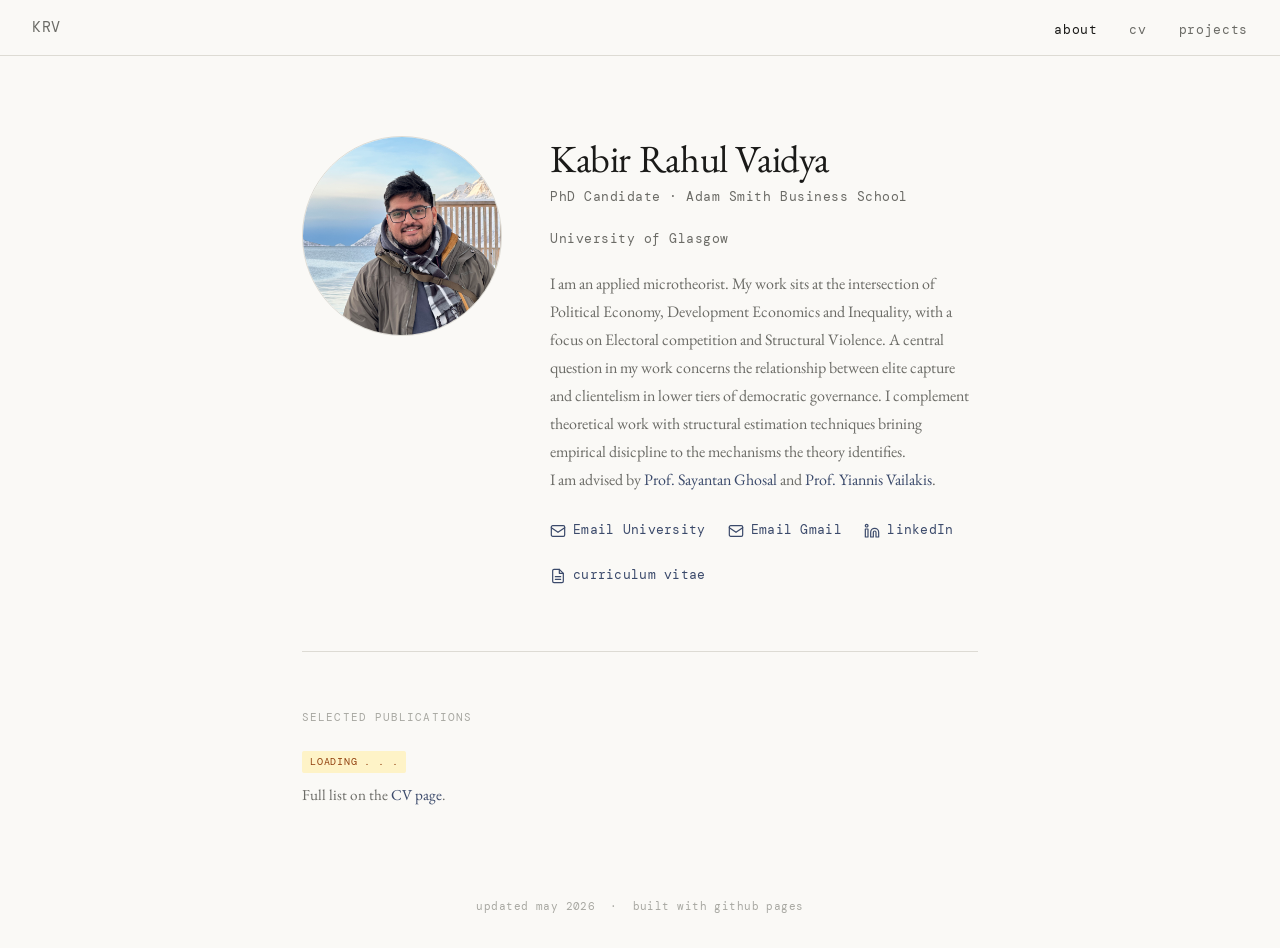
<file: index.html>
<!DOCTYPE html>
<html lang="en">
<head>
  <meta charset="UTF-8" />
  <meta name="viewport" content="width=device-width, initial-scale=1.0"/>
  <title>Kabir R. Vaidya</title>
  <link rel="icon" href="favicon.ico" type="image/x-icon"> 
  <link rel="stylesheet" href="style.css" />
</head>
<body>

<nav>
  <a href="index.html" class="nav-name">KRV</a>
  <ul class="nav-links">
    <li><a href="index.html" class="active">about</a></li>
    <li><a href="cv.html">cv</a></li>
    <li><a href="projects.html">projects</a></li>
  </ul>
</nav>

<main class="container">

  <!-- ======== HERO ======== -->
  <div class="hero">
    <div class="hero-inner">

      <div class="photo-wrap">
        <!--
          HOW TO ADD YOUR PHOTO:
          1. Upload your photo to your GitHub repo (e.g. name it "photo.jpg")
          2. Replace the src below with your filename
        -->
        <img
          src="photo.jpeg"
          alt="ME"
          class="photo"
        />
      </div>

      <div class="hero-text">
        <h1>Kabir Rahul Vaidya</h1>
        <p class="position">PhD Candidate &middot; Adam Smith Business School </p>
        <p class="position">University of Glasgow</p>
        <p>
          I am an applied microtheorist. My work sits at the intersection of
          Political Economy, Development Economics and Inequality, with a focus on Electoral competition and Structural Violence.
          A central question in my work concerns the relationship between elite capture and clientelism in lower tiers of democratic governance.
          I complement theoretical work with structural estimation techniques brining empirical disicpline to the mechanisms the theory identifies.
        </p>
        <p>
          I am advised by <a href="https://www.gla.ac.uk/schools/business/staff/sayantanghosal/#">Prof. Sayantan Ghosal</a> and <a href="https://www.gla.ac.uk/schools/business/staff/yiannisvailakis/"> Prof. Yiannis Vailakis</a>.
        </p>
        <div class="contact-links">

          <!-- EMAIL University -->
          <a href="mailto:k.vaidya.1@research.gla.ac.uk" class="contact-link">
            <svg viewBox="0 0 24 24" aria-hidden="true">
              <rect x="2" y="4" width="20" height="16" rx="2"/>
              <path d="M2 7l10 7 10-7"/>
            </svg>
            Email University
          </a>
          <!-- EMAIL Gmail -->
          <a href="mailto:researchkabir01@gmail.com" class="contact-link">
            <svg viewBox="0 0 24 24" aria-hidden="true">
              <rect x="2" y="4" width="20" height="16" rx="2"/>
              <path d="M2 7l10 7 10-7"/>
            </svg>
            Email Gmail
          </a>

          <!-- GITHUB -->
          <!-- <a href="https://github.com/yourusername" class="contact-link" target="_blank" rel="noopener">
            <svg viewBox="0 0 24 24" aria-hidden="true">
              <path d="M9 19c-5 1.5-5-2.5-7-3m14 6v-3.87a3.37 3.37 0 0 0-.94-2.61c3.14-.35 6.44-1.54 6.44-7A5.44 5.44 0 0 0 20 4.77 5.07 5.07 0 0 0 19.91 1S18.73.65 16 2.48a13.38 13.38 0 0 0-7 0C6.27.65 5.09 1 5.09 1A5.07 5.07 0 0 0 5 4.77a5.44 5.44 0 0 0-1.5 3.78c0 5.42 3.3 6.61 6.44 7A3.37 3.37 0 0 0 9 18.13V22"/>
            </svg>
            github
          </a> -->

          <!-- LINKEDIN -->
          <a href="https://www.linkedin.com/in/kabir-vaidya-95842a1b8/" class="contact-link" target="_blank" rel="noopener">
            <svg viewBox="0 0 24 24" aria-hidden="true">
              <path d="M16 8a6 6 0 0 1 6 6v7h-4v-7a2 2 0 0 0-2-2 2 2 0 0 0-2 2v7h-4v-7a6 6 0 0 1 6-6z"/>
              <rect x="2" y="9" width="4" height="12"/>
              <circle cx="4" cy="4" r="2"/>
            </svg>
            linkedIn
          </a>

          <!-- CV -->
          <a href="cv.html" class="contact-link">
            <svg viewBox="0 0 24 24" aria-hidden="true">
              <path d="M14 2H6a2 2 0 0 0-2 2v16a2 2 0 0 0 2 2h12a2 2 0 0 0 2-2V8z"/>
              <polyline points="14 2 14 8 20 8"/>
              <line x1="16" y1="13" x2="8" y2="13"/>
              <line x1="16" y1="17" x2="8" y2="17"/>
            </svg>
            curriculum vitae
          </a>

        </div>
      </div>
    </div>
  </div>

  <!-- ======== NEWS ======== -->
  <!-- <section class="home-section"> -->
    <!-- <p class="section-label">recent news</p> -->
    <!-- <ul class="news-list"> -->
      <!-- <li class="news-item"> -->
        <!-- <span class="news-date">May 2026</span> -->
        <!-- <span>Paper accepted to [Conference Name]. See you in [City]!</span> -->
      <!-- </li> -->
      <!-- <li class="news-item"> -->
        <!-- <span class="news-date">Jan 2026</span> -->
        <!-- <span>Started a research internship at [Organisation].</span> -->
      <!-- </li> -->
      <!-- <li class="news-item"> -->
        <!-- <span class="news-date">Sep 2025</span> -->
        <!-- <span>Began PhD at [University]. Excited to get started.</span> -->
      <!-- </li> -->
    <!-- </ul> -->
  <!-- </section> -->

  <!-- ======== SELECTED PUBLICATIONS ======== -->
  <section class="home-section">
    <p class="section-label">selected publications</p>
      <div class="project-meta">
          <span class="project-status status-ongoing">Loading . . . </span>
       </div>
    <p style="color:var(--ink-muted); font-size:0.95rem;">
    Full list on the <a href="cv.html">CV page</a>.
    </p>
  </section>
  
</main>

<footer>
  updated may 2026 &nbsp;&middot;&nbsp; built with github pages
</footer>

</body>
</html>
</file>
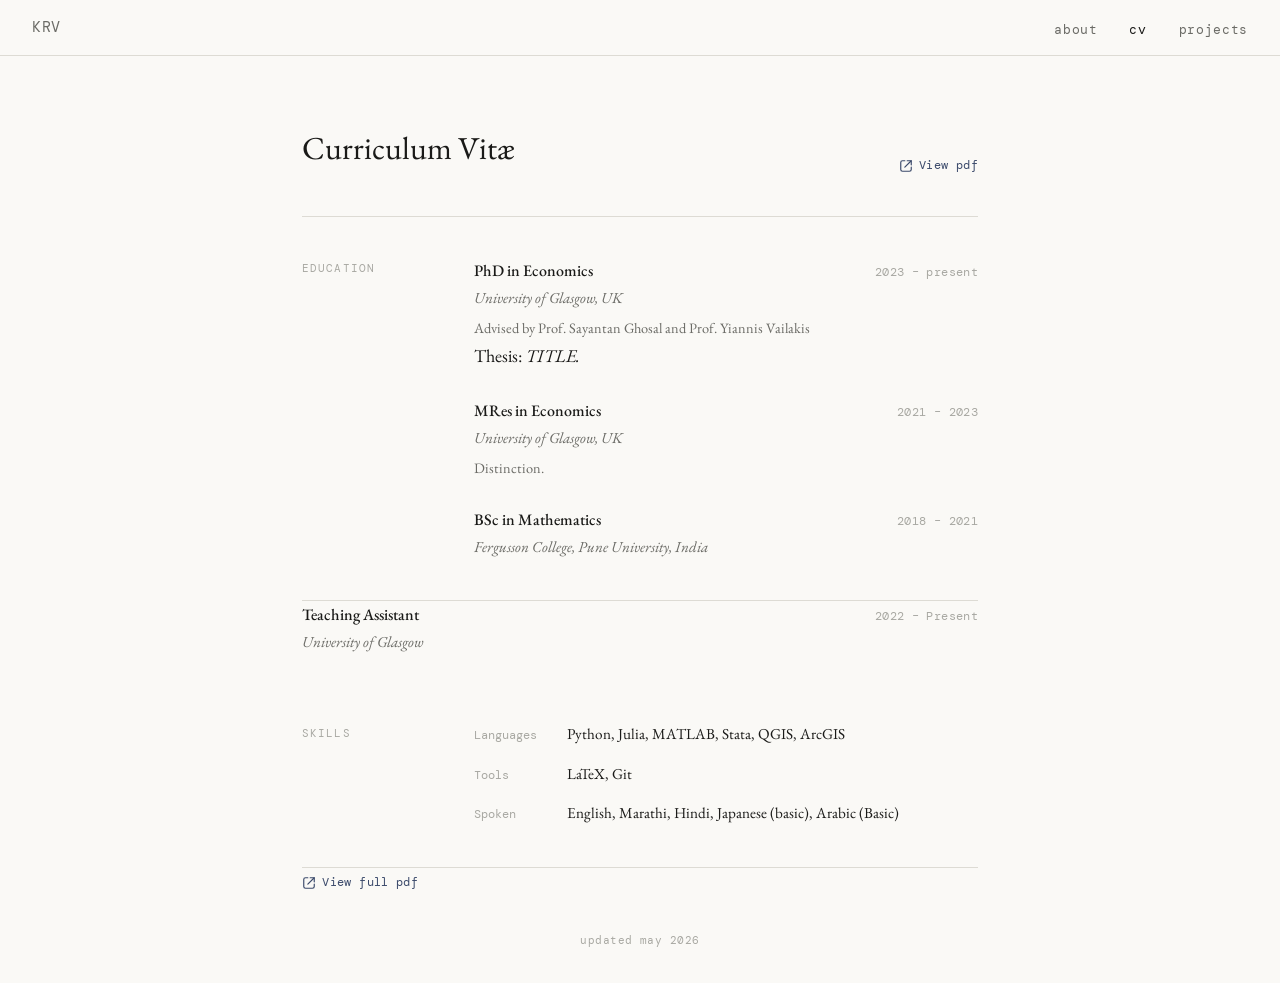
<file: cv.html>
<!DOCTYPE html>
<html lang="en">
<head>
  <meta charset="UTF-8" />
  <meta name="viewport" content="width=device-width, initial-scale=1.0"/>
  <title>CV — Kabir R. Vaidya</title>
  <link rel="stylesheet" href="style.css" />
</head>
<body>

<nav>
  <a href="index.html" class="nav-name">KRV</a>
  <ul class="nav-links">
    <li><a href="index.html">about</a></li>
    <li><a href="cv.html" class="active">cv</a></li>
    <li><a href="projects.html">projects</a></li>
  </ul>
</nav>

<main class="container">

  <div class="page-header">
    <h1>Curriculum Vitæ</h1>
    <!--
      HOW TO LINK YOUR PDF CV:
      1. Upload your CV as a PDF to the repo (e.g. "cv.pdf")
      2. The href below already points to "cv.pdf" — just make sure the filename matches
    -->
    <a href="cv.pdf" class="download-link" target="_blank" rel="noopener">
      <svg viewBox="0 0 24 24" aria-hidden="true">
        <path d="M14 3h7v7" fill="none" stroke="currentColor" stroke-width="2"
          stroke-linecap="round" stroke-linejoin="round"/>
        <path d="M10 14L21 3" fill="none" stroke="currentColor" stroke-width="2"
          stroke-linecap="round" stroke-linejoin="round"/>
        <path d="M21 14v4a3 3 0 0 1-3 3H6a3 3 0 0 1-3-3V6a3 3 0 0 1 3-3h4"
          fill="none" stroke="currentColor" stroke-width="2"
          stroke-linecap="round" stroke-linejoin="round"/>
      </svg>
      View pdf
    </a>
  </div>

  <!-- ======== EDUCATION ======== -->
  <div class="cv-section">
    <p class="cv-section-label">Education</p>
    <div>

      <div class="cv-entry">
        <div class="cv-entry-header">
          <span class="cv-entry-title">PhD in Economics</span>
          <span class="cv-entry-date">2023 – present</span>
        </div>
        <div class="cv-entry-sub">University of Glasgow, UK</div>
        <div class="cv-entry-detail"> Advised by Prof. Sayantan Ghosal and Prof. Yiannis Vailakis </div>
        <div class="cv-entry-thesis"> Thesis: <em>TITLE.</em></div>
      </div>

      <div class="cv-entry">
        <div class="cv-entry-header">
          <span class="cv-entry-title">MRes in Economics</span>
          <span class="cv-entry-date">2021 – 2023</span>
        </div>
        <div class="cv-entry-sub">University of Glasgow, UK</div>
        <div class="cv-entry-detail">Distinction. </div>
      </div>

      <div class="cv-entry">
        <div class="cv-entry-header">
          <span class="cv-entry-title">BSc in  Mathematics </span>
          <span class="cv-entry-date">2018 – 2021</span>
        </div>
        <div class="cv-entry-sub">Fergusson College, Pune University, India </div>
      </div>

    </div>
  </div>

  <!-- <!-- ======== PUBLICATIONS ======== -->
  <!-- <div class="cv-section">  -->
    <!-- <p class="cv-section-label">Publications</p> -->
    <!-- <div> -->

      <!-- <div class="pub-entry"> -->
        <!-- <div class="pub-title">Title of Your Paper Here</div> -->
        <!-- <div class="pub-authors">Your Name, Co-Author Name, Another Author</div> -->
        <!-- <div class="pub-venue">Conference or Journal Name, 2026</div> -->
        <!-- <a href="#" class="pub-link">[pdf]</a>&nbsp; -->
        <!-- <a href="#" class="pub-link">[arxiv]</a> -->
      <!-- </div> -->

      <!-- <div class="pub-entry"> -->
        <!-- <div class="pub-title">Another Paper Title</div> -->
        <!-- <div class="pub-authors">Your Name, Co-Author Name</div> -->
        <!-- <div class="pub-venue">Journal Name, 2025</div> -->
        <!-- <a href="#" class="pub-link">[pdf]</a> -->
      <!-- </div> -->

    <!-- </div> -->
  </div>

  <!-- ======== EXPERIENCE ======== -->
  <!-- <div class="cv-section"> -->
    <!-- <p class="cv-section-label">Experience</p> -->
    <!-- <div> -->

      <!-- <div class="cv-entry"> -->
        <!-- <div class="cv-entry-header"> -->
          <!-- <span class="cv-entry-title">Research Intern</span> -->
          <!-- <span class="cv-entry-date">Summer 2025</span> -->
        <!-- </div> -->
        <!-- <div class="cv-entry-sub">Organisation Name, City</div> -->
        <!-- <div class="cv-entry-detail">Brief description of what you worked on.</div> -->
      <!-- </div> -->

      <div class="cv-entry">
        <div class="cv-entry-header">
          <span class="cv-entry-title">Teaching Assistant </span>
          <span class="cv-entry-date">2022 – Present </span>
        </div>
        <div class="cv-entry-sub">University of Glasgow</div>
      </div>

    </div>
  </div>

  <!-- ======== AWARDS ======== -->
  <!-- <div class="cv-section"> -->
    <!-- <p class="cv-section-label">Awards &amp; Grants</p> -->
    <!-- <div> -->

      <!-- <div class="cv-entry"> -->
        <!-- <div class="cv-entry-header"> -->
          <!-- <span class="cv-entry-title">Award or Fellowship Name</span> -->
          <!-- <span class="cv-entry-date">2025</span> -->
        <!-- </div> -->
        <!-- <div class="cv-entry-sub">Awarding Body</div> -->
      <!-- </div> -->

      <!-- <div class="cv-entry"> -->
        <!-- <div class="cv-entry-header"> -->
          <!-- <span class="cv-entry-title">Scholarship Name</span> -->
          <!-- <span class="cv-entry-date">2022</span> -->
        <!-- </div> -->
        <!-- <div class="cv-entry-sub">Awarding Body</div> -->
      <!-- </div> -->

    <!-- </div> -->
  <!-- </div> -->

  <!-- ======== SKILLS ======== -->
  <div class="cv-section">
    <p class="cv-section-label">Skills</p>
    <div>
      <div class="skill-group">
        <span class="skill-group-name">Languages</span>
        Python, Julia, MATLAB, Stata, QGIS, ArcGIS
      </div>
      <div class="skill-group">
        <span class="skill-group-name">Tools</span>
        LaTeX, Git
      </div>
      <div class="skill-group">
        <span class="skill-group-name">Spoken</span>
        English, Marathi, Hindi, Japanese (basic), Arabic (Basic)
      </div>
    </div>
  </div>
<!-- ======== FULL CV ======== -->
  <div class = "full cv">
    <a href="cv.pdf" class="download-link" target="_blank" rel="noopener">
       <svg viewBox="0 0 24 24" aria-hidden="true">
    <path d="M14 3h7v7" fill="none" stroke="currentColor" stroke-width="2"
          stroke-linecap="round" stroke-linejoin="round"/>
    <path d="M10 14L21 3" fill="none" stroke="currentColor" stroke-width="2"
          stroke-linecap="round" stroke-linejoin="round"/>
    <path d="M21 14v4a3 3 0 0 1-3 3H6a3 3 0 0 1-3-3V6a3 3 0 0 1 3-3h4"
          fill="none" stroke="currentColor" stroke-width="2"
          stroke-linecap="round" stroke-linejoin="round"/>
  </svg>
      View full pdf
    </a>
</main>

<footer>
  updated may 2026
</footer>

</body>
</html>
</file>
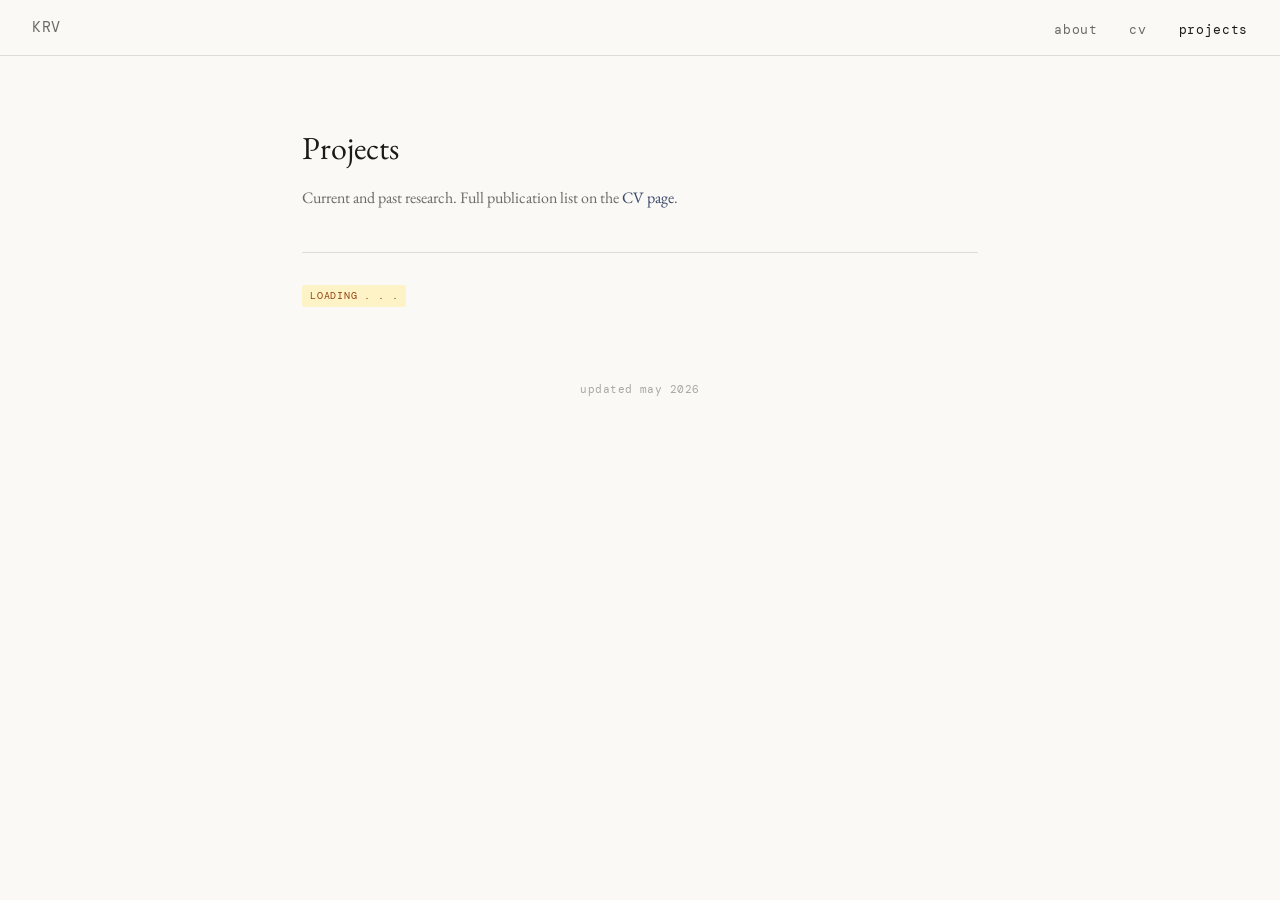
<file: projects.html>
<!DOCTYPE html>
<html lang="en">
<head>
  <meta charset="UTF-8" />
  <meta name="viewport" content="width=device-width, initial-scale=1.0"/>
  <title>Projects — Kabir R. Vaidya</title>
  <link rel="stylesheet" href="style.css" />
</head>
<body>

<nav>
  <a href="index.html" class="nav-name">KRV</a>
  <ul class="nav-links">
    <li><a href="index.html">about</a></li>
    <li><a href="cv.html">cv</a></li>
    <li><a href="projects.html" class="active">projects</a></li>
  </ul>
</nav>

<main class="container">

  <div class="page-header">
      <div>
        <h1>Projects</h1>
        <p>Current and past research. Full publication list on the <a href="cv.html">CV page</a>.</p>
      </div>
 </div>

   <!-- <div class="project-list"> -->
  
    <!-- ======== PROJECT 1 — ACTIVE ======== -->
    <!-- <div class="project"> -->
      <!-- <div class="project-meta"> -->
        <!-- <span class="project-status status-active">active</span> -->
        <!-- <span class="project-year">2026</span> -->
      <!-- </div> -->
      <!-- <h2>scrolly telling a theory paper</h2> -->
      <!-- <div class="project-tags"> -->
        <!-- <span class="tag">Political Economy</span> -->
        <!-- <span class="tag">Applied Microtheory</span> -->
        <!-- <span class="tag">Game Theory</span> -->
      <!-- </div> -->
      <!-- <p> -->
        <!-- I take a published economomic theory paper and convert it into a scrolly telling webpage.  -->
      <!-- </p> -->
      <!-- <div class = "project-links"> -->
        <!-- <a href="test.html" class="project-link" target="_blank" rel="noopener"> -->
           <!-- <svg viewBox="0 0 24 24" aria-hidden="true"> -->
              <!-- <path d="M14 3h7v7" fill="none" stroke="currentColor" stroke-width="2" -->
                    <!-- stroke-linecap="round" stroke-linejoin="round"/> -->
              <!-- <path d="M10 14L21 3" fill="none" stroke="currentColor" stroke-width="2" -->
                    <!-- stroke-linecap="round" stroke-linejoin="round"/> -->
              <!-- <path d="M21 14v4a3 3 0 0 1-3 3H6a3 3 0 0 1-3-3V6a3 3 0 0 1 3-3h4" -->
                    <!-- fill="none" stroke="currentColor" stroke-width="2" -->
                    <!-- stroke-linecap="round" stroke-linejoin="round"/> -->
            <!-- </svg> -->
      <!-- Take me there 1 -->
        <!-- </a> -->

         <!-- <a href="test2.html" class="project-link" target="_blank" rel="noopener"> -->
           <!-- <svg viewBox="0 0 24 24" aria-hidden="true"> -->
              <!-- <path d="M14 3h7v7" fill="none" stroke="currentColor" stroke-width="2" -->
                    <!-- stroke-linecap="round" stroke-linejoin="round"/> -->
              <!-- <path d="M10 14L21 3" fill="none" stroke="currentColor" stroke-width="2" -->
                    <!-- stroke-linecap="round" stroke-linejoin="round"/> -->
              <!-- <path d="M21 14v4a3 3 0 0 1-3 3H6a3 3 0 0 1-3-3V6a3 3 0 0 1 3-3h4" -->
                    <!-- fill="none" stroke="currentColor" stroke-width="2" -->
                    <!-- stroke-linecap="round" stroke-linejoin="round"/> -->
            <!-- </svg> -->
      <!-- Take me there 2 -->
        <!-- </a> -->
      <!-- <div class="project-links"> -->
        <!-- <a href="test.html" class="project-link" target="_blank" rel="noopener"> -->
          <!-- <svg viewBox="0 0 24 24" aria-hidden="true"> -->
            <!-- <path d="M9 19c-5 1.5-5-2.5-7-3m14 6v-3.87a3.37 3.37 0 0 0-.94-2.61c3.14-.35 6.44-1.54 6.44-7A5.44 5.44 0 0 0 20 4.77 5.07 5.07 0 0 0 19.91 1S18.73.65 16 2.48a13.38 13.38 0 0 0-7 0C6.27.65 5.09 1 5.09 1A5.07 5.07 0 0 0 5 4.77a5.44 5.44 0 0 0-1.5 3.78c0 5.42 3.3 6.61 6.44 7A3.37 3.37 0 0 0 9 18.13V22"/> -->
          <!-- </svg> -->
          <!-- take me there !! -->
        <!-- </a> -->
        <!-- <a href="#" class="project-link"> -->
          <!-- <svg viewBox="0 0 24 24" aria-hidden="true"> -->
            <!-- <path d="M14 2H6a2 2 0 0 0-2 2v16a2 2 0 0 0 2 2h12a2 2 0 0 0 2-2V8z"/> -->
            <!-- <polyline points="14 2 14 8 20 8"/> -->
          <!-- </svg> -->
          <!-- preprint -->
        <!-- </a> -->
      <!-- </div> -->
    <!-- </div> --> 

   <!-- ======== PROJECT  LOADING ======== -->
    <div class="project">
       <div class="project-meta">
          <span class="project-status status-ongoing">Loading . . . </span>
       </div>
    </div>  
    <!-- ======== PROJECT 2 — ACTIVE ======== -->
    <!-- <div class="project"> -->
      <!-- <div class="project-meta"> -->
        <!-- <span class="project-status status-active">active</span> -->
        <!-- <span class="project-year">2024 – present</span> -->
      <!-- </div> -->
      <!-- <h2>A Second Ongoing Collaboration</h2> -->
      <!-- <div class="project-tags"> -->
        <!-- <span class="tag">topic C</span> -->
        <!-- <span class="tag">collaborative</span> -->
      <!-- </div> -->
      <!-- <p> -->
        <!-- Brief description of a second project. Who are your collaborators? -->
        <!-- What stage is this work at? What are the expected outcomes? -->
      <!-- </p> -->
      <!-- <div class="project-links"> -->
        <!-- <a href="#" class="project-link"> -->
          <!-- <svg viewBox="0 0 24 24" aria-hidden="true"> -->
            <!-- <circle cx="12" cy="12" r="10"/> -->
            <!-- <line x1="2" y1="12" x2="22" y2="12"/> -->
            <!-- <path d="M12 2a15.3 15.3 0 0 1 4 10 15.3 15.3 0 0 1-4 10 15.3 15.3 0 0 1-4-10 15.3 15.3 0 0 1 4-10z"/> -->
          <!-- </svg> -->
          <!-- project page -->
        <!-- </a> -->
      <!-- </div> -->
    <!-- </div> -->
<!--  -->
  <!-- ======== PROJECT 3 — COMPLETE ======== -->
    <!-- <div class="project"> -->
      <!-- <div class="project-meta"> -->
        <!-- <span class="project-status status-complete">complete</span> -->
        <!-- <span class="project-year">2022 – 2024</span> -->
      <!-- </div> -->
      <!-- <h2>MSc or Undergraduate Project Title</h2> -->
      <!-- <div class="project-tags"> -->
        <!-- <span class="tag">topic D</span> -->
        <!-- <span class="tag">published</span> -->
      <!-- </div> -->
      <!-- <p> -->
        <!-- Describe a completed project — your MSc thesis, a published paper, or a finished -->
        <!-- side project. What did you find? Where was it published or presented? -->
      <!-- </p> -->
      <!-- <div class="project-links"> -->
        <!-- <a href="#" class="project-link"> -->
          <!-- <svg viewBox="0 0 24 24" aria-hidden="true"> -->
            <!-- <path d="M14 2H6a2 2 0 0 0-2 2v16a2 2 0 0 0 2 2h12a2 2 0 0 0 2-2V8z"/> -->
            <!-- <polyline points="14 2 14 8 20 8"/> -->
          <!-- </svg> -->
          <!-- paper -->
        <!-- </a> -->
        <!-- <a href="https://github.com/yourusername/old-project" class="project-link" target="_blank" rel="noopener"> -->
          <!-- <svg viewBox="0 0 24 24" aria-hidden="true"> -->
            <!-- <path d="M9 19c-5 1.5-5-2.5-7-3m14 6v-3.87a3.37 3.37 0 0 0-.94-2.61c3.14-.35 6.44-1.54 6.44-7A5.44 5.44 0 0 0 20 4.77 5.07 5.07 0 0 0 19.91 1S18.73.65 16 2.48a13.38 13.38 0 0 0-7 0C6.27.65 5.09 1 5.09 1A5.07 5.07 0 0 0 5 4.77a5.44 5.44 0 0 0-1.5 3.78c0 5.42 3.3 6.61 6.44 7A3.37 3.37 0 0 0 9 18.13V22"/> -->
          <!-- </svg> -->
          <!-- code -->
        <!-- </a> -->
      <!-- </div> -->
    <!-- </div> -->
<!--  -->
  </div>  <!-- closes project-list -->
</main>

<footer>
  updated may 2026
</footer>

</body>
</html>
</file>
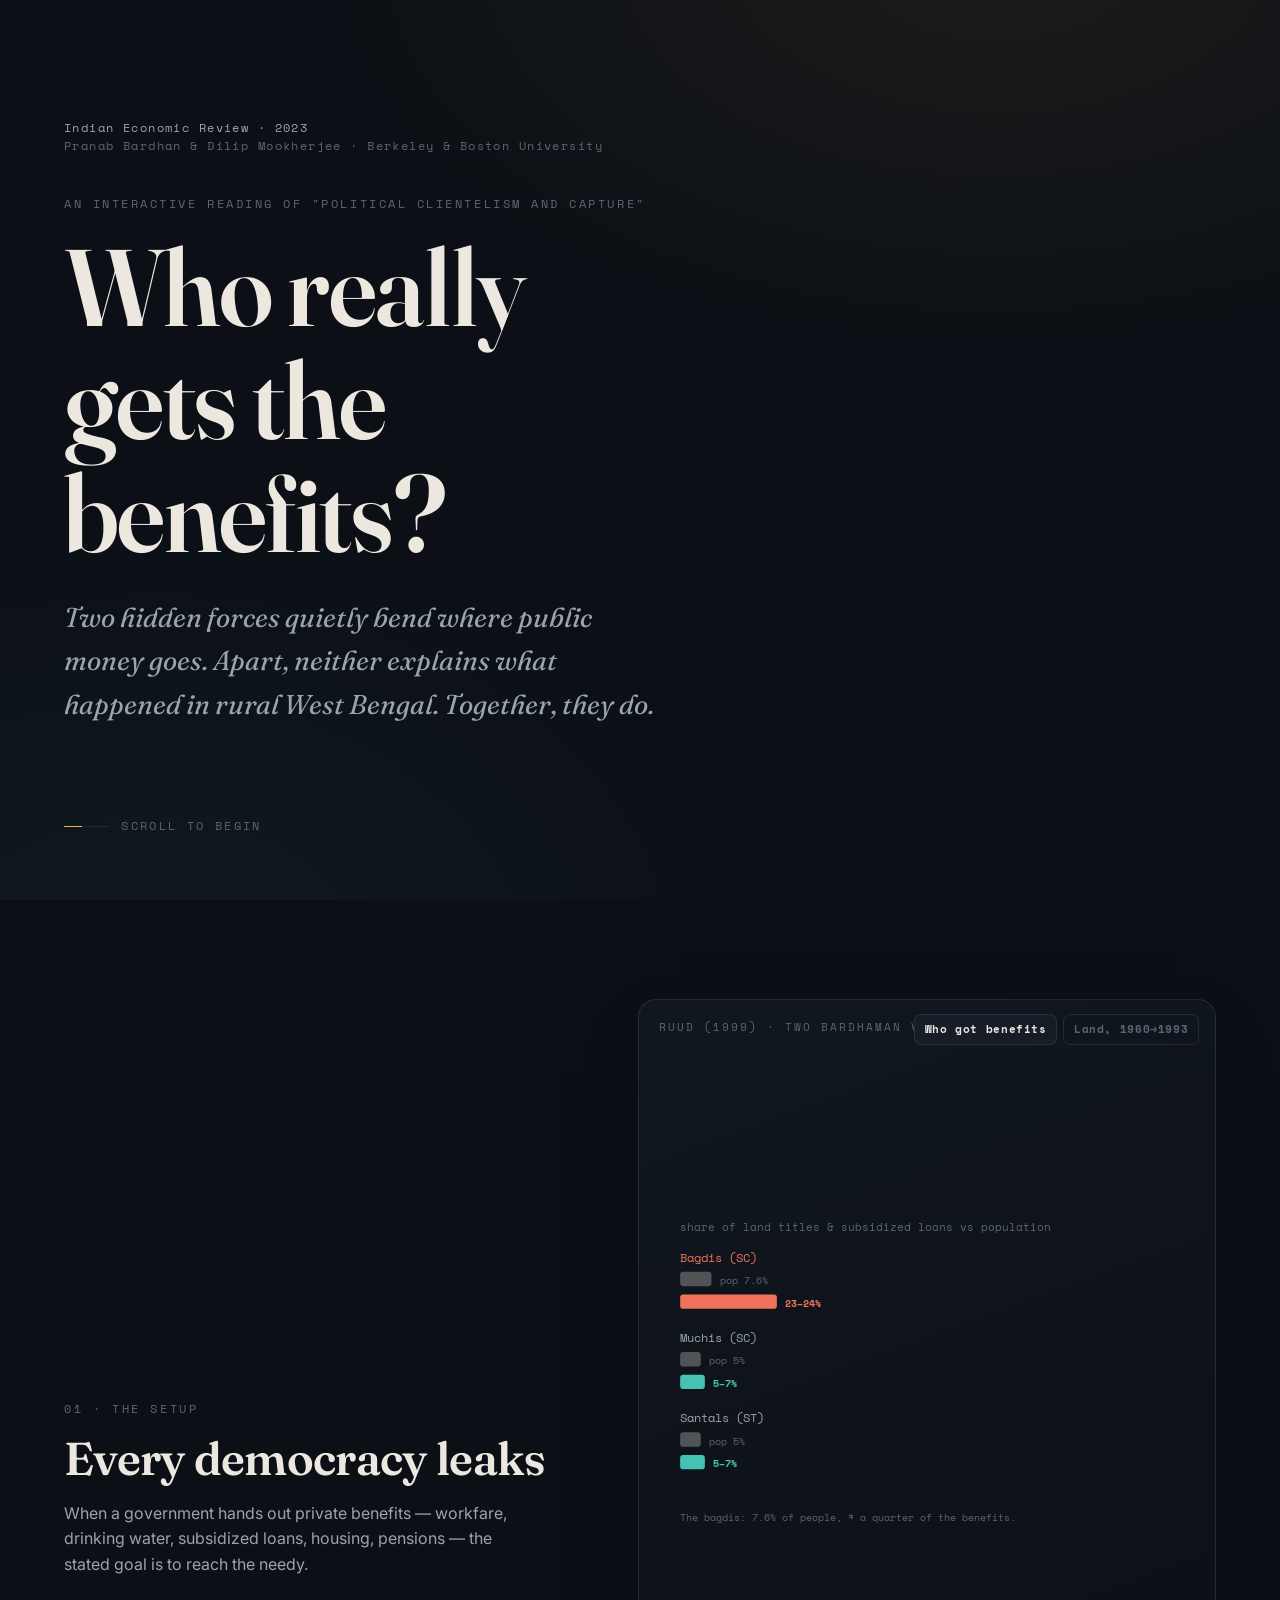
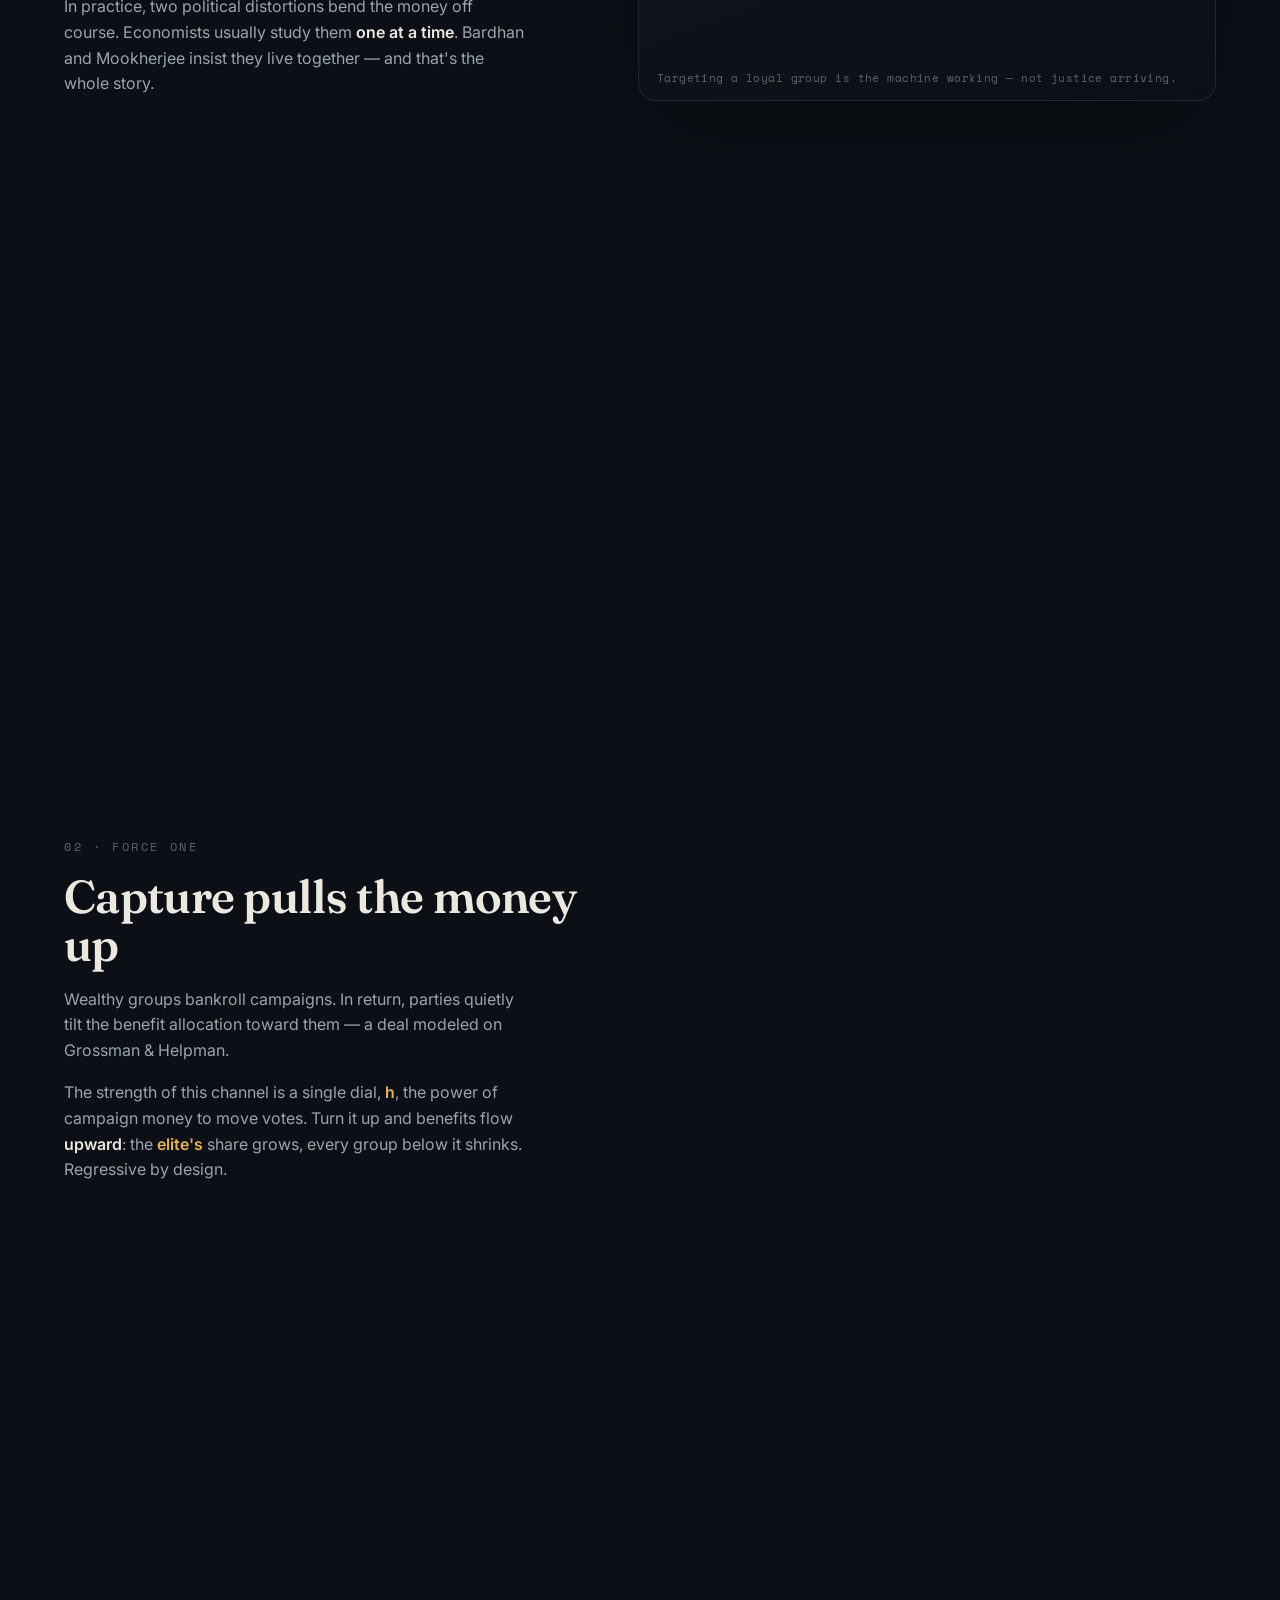
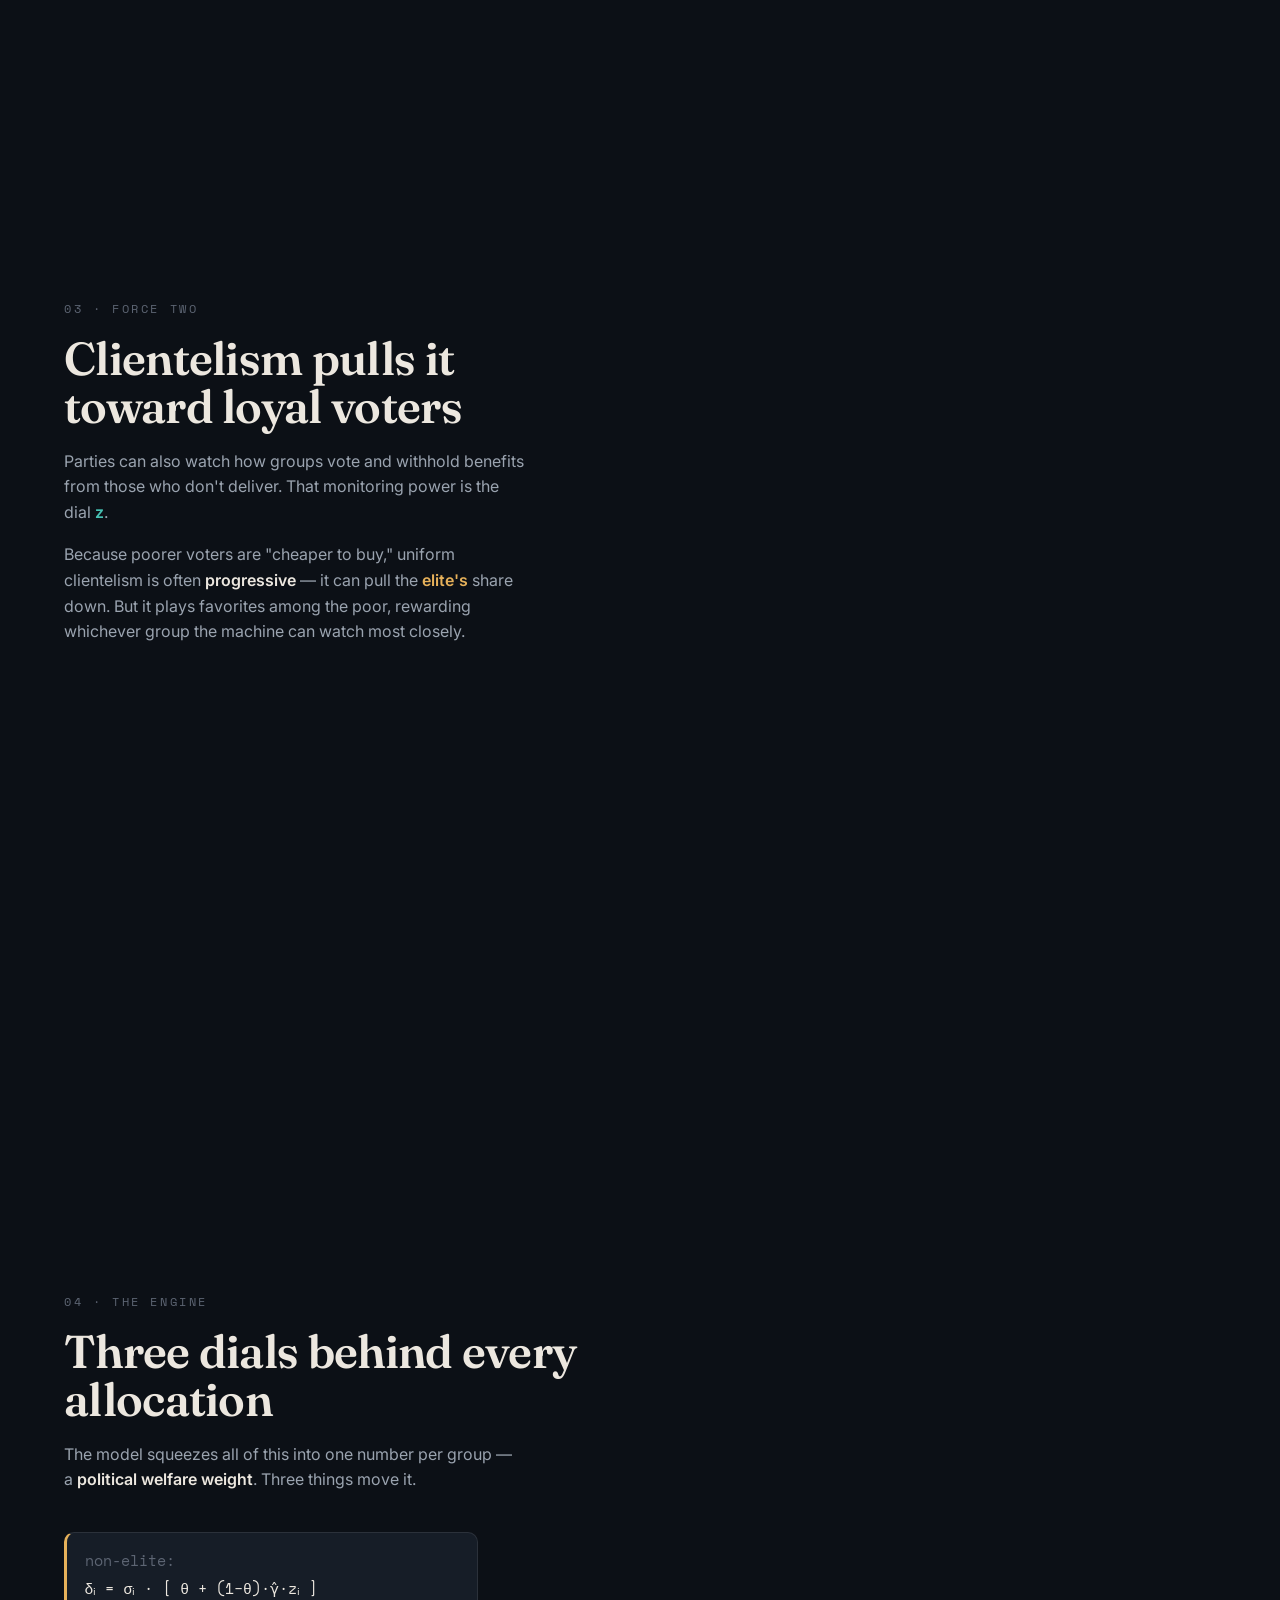
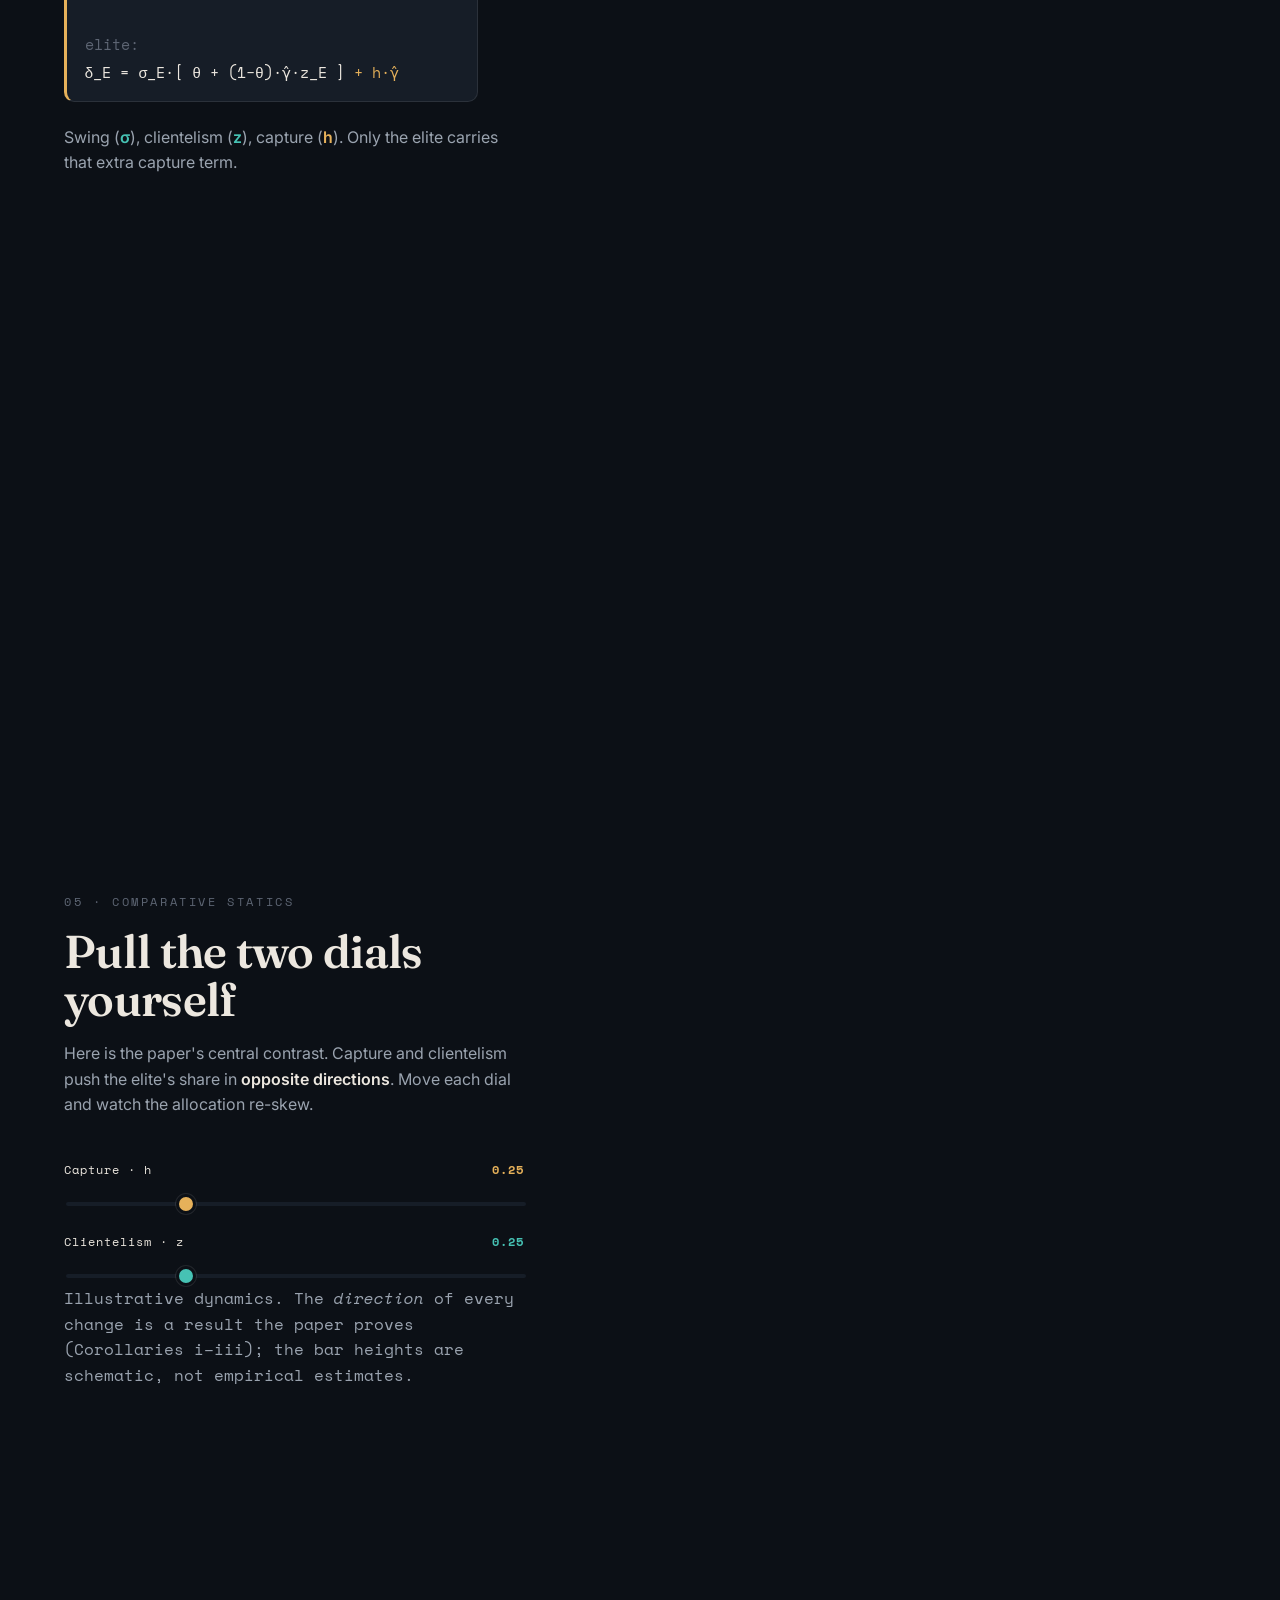
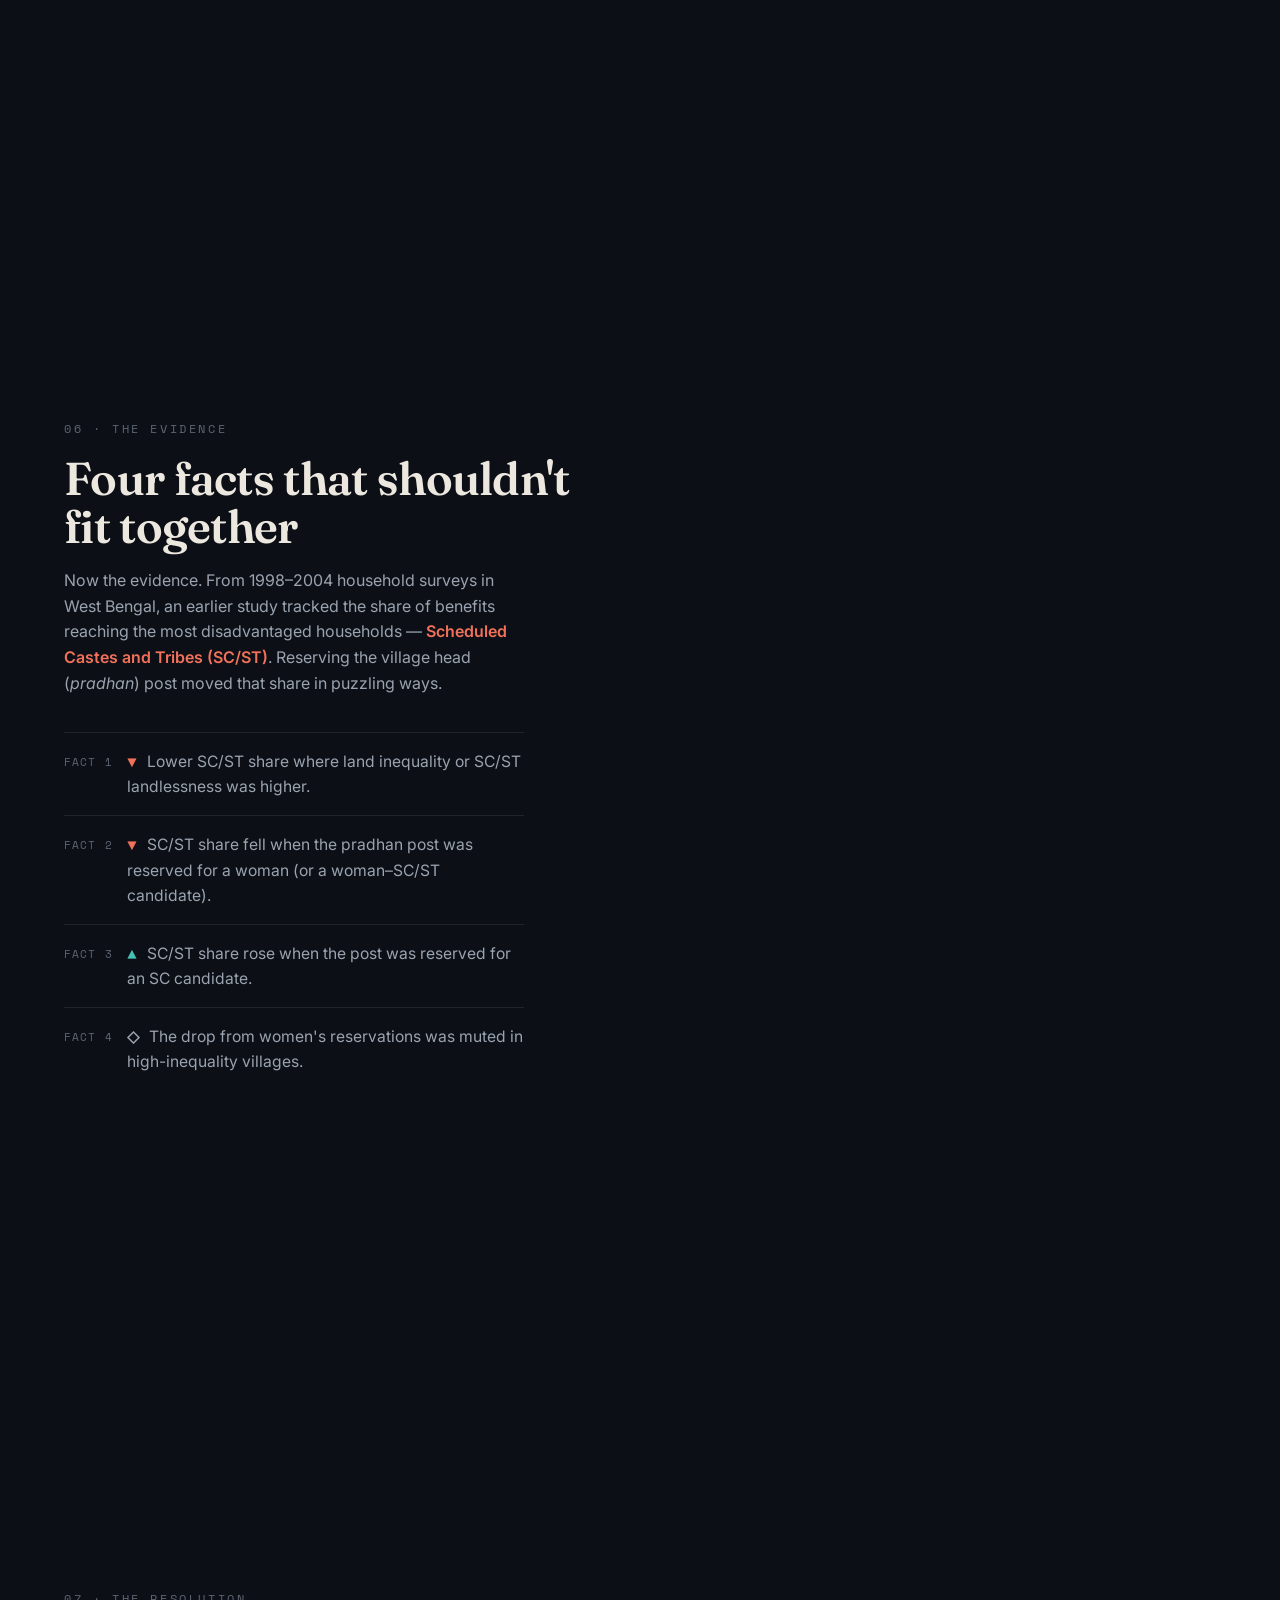
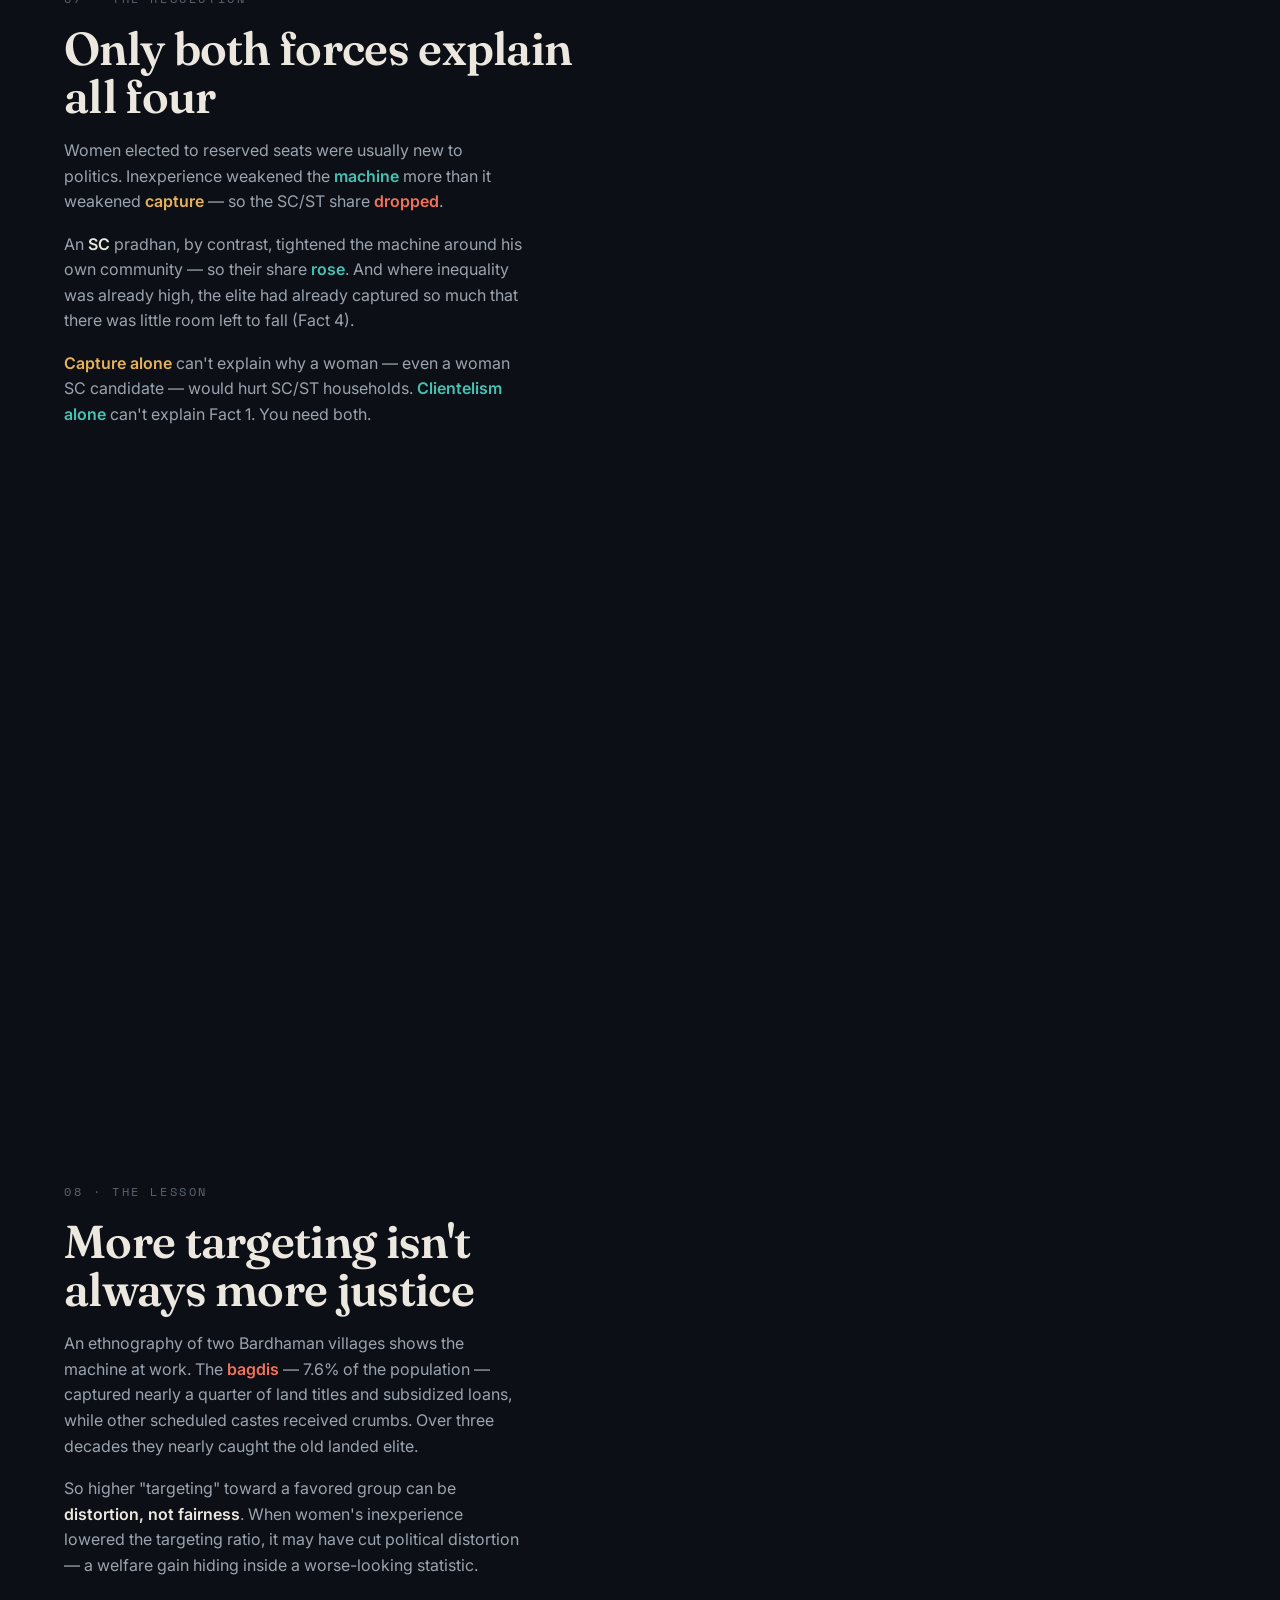
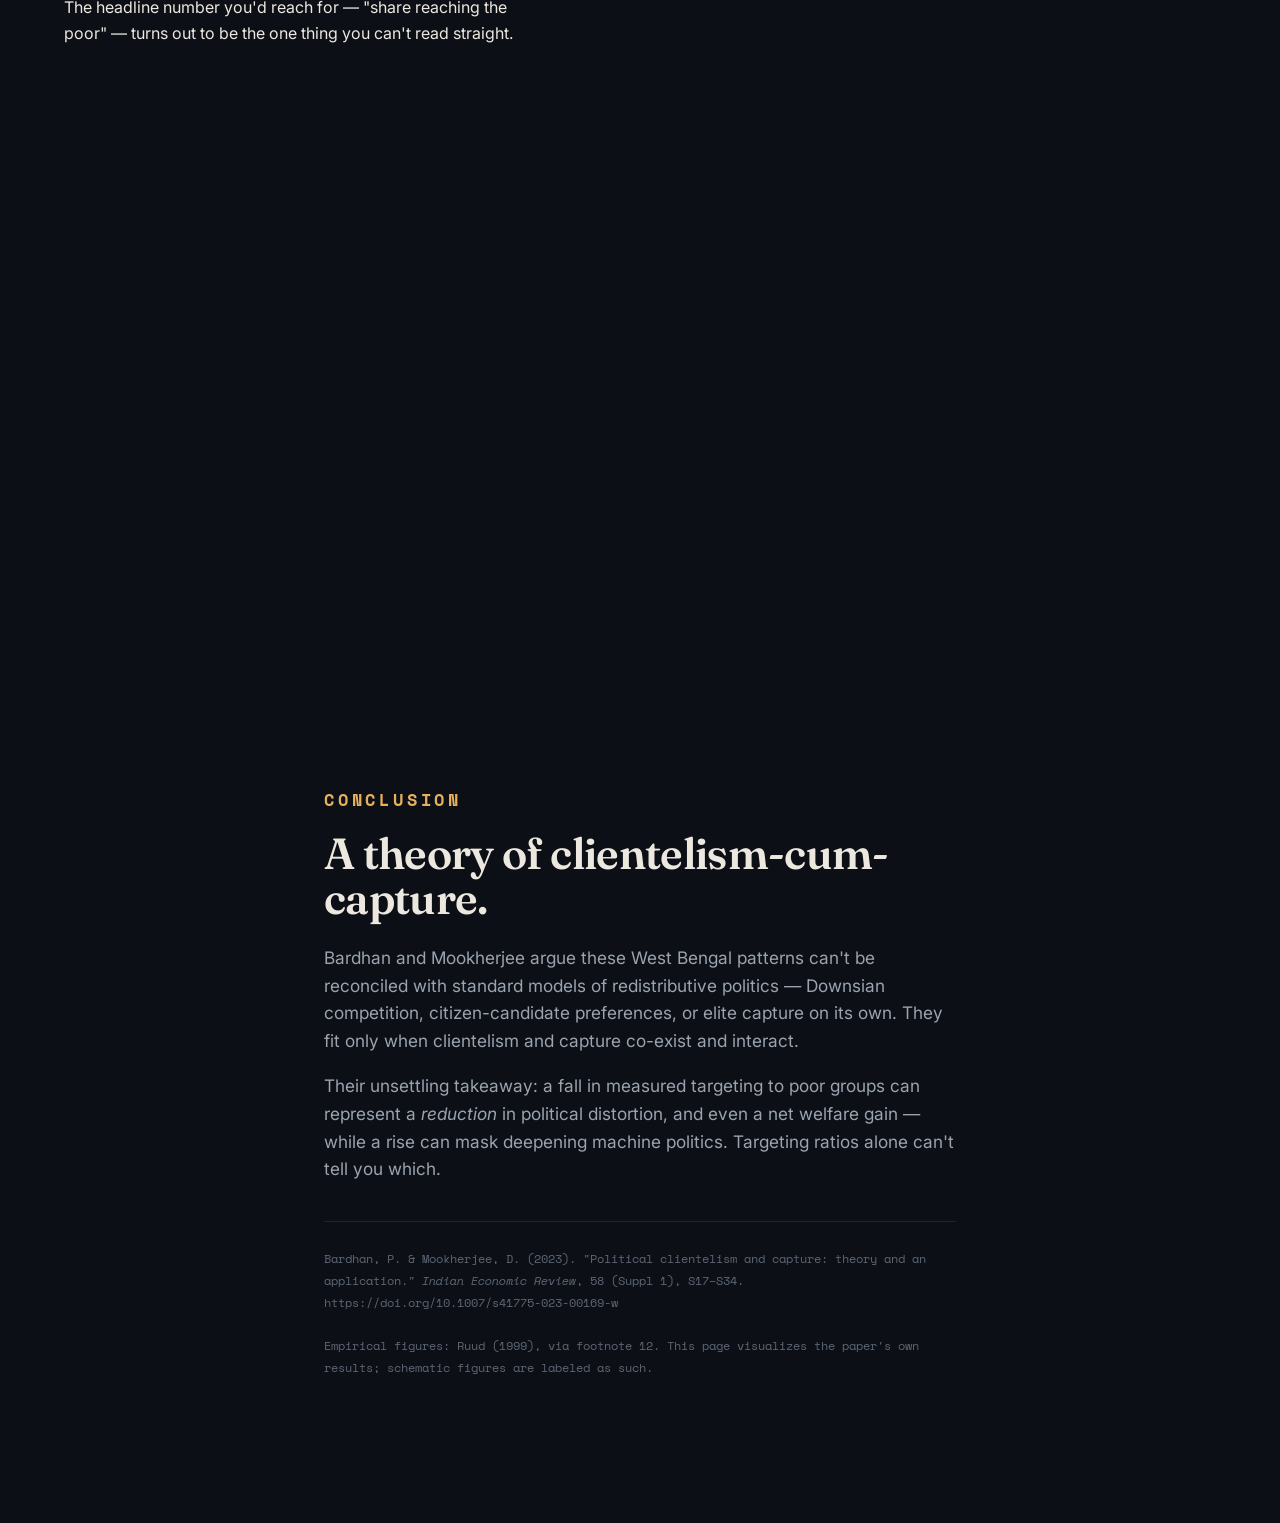
<file: test.html>
<!DOCTYPE html>
<html lang="en">
<head>
<meta charset="UTF-8" />
<meta name="viewport" content="width=device-width, initial-scale=1.0" />
<title>Who Really Gets the Benefits? · Capture &amp; Clientelism</title>
<meta name="description" content="An interactive reading of Bardhan & Mookherjee (2023), 'Political clientelism and capture: theory and an application.'" />
<link rel="preconnect" href="https://fonts.googleapis.com" />
<link rel="preconnect" href="https://fonts.gstatic.com" crossorigin />
<link href="https://fonts.googleapis.com/css2?family=Fraunces:opsz,wght@9..144,400;9..144,500;9..144,600;9..144,700&family=Inter:wght@400;500;600&family=Space+Mono:wght@400;700&display=swap" rel="stylesheet" />
<style>
  :root{
    --ink:#0c1016; --ink-2:#11171f; --ink-3:#161d27;
    --line:rgba(255,255,255,.09);
    --paper:#ece7df; --paper-dim:#9aa3af; --paper-faint:#5d6573;
    --capture:#e6b15a; --client:#46c2b4; --signal:#f2715a;
  }
  *{box-sizing:border-box}
  html{scroll-behavior:smooth}
  body{margin:0;background:var(--ink);color:var(--paper);
    font-family:"Inter",system-ui,sans-serif;-webkit-font-smoothing:antialiased;
    line-height:1.6;overflow-x:hidden}
  body::before{content:"";position:fixed;inset:0;z-index:0;pointer-events:none;
    background:
      radial-gradient(1200px 700px at 78% -5%, rgba(230,177,90,.07), transparent 60%),
      radial-gradient(1100px 800px at 12% 108%, rgba(70,194,180,.06), transparent 60%);}
  #root{position:relative;z-index:1}
  .mono{font-family:"Space Mono",monospace}
  .serif{font-family:"Fraunces",Georgia,serif}
  .eyebrow{font-family:"Space Mono",monospace;font-size:.72rem;letter-spacing:.22em;
    text-transform:uppercase;color:var(--paper-faint);margin:0 0 1.1rem}
  .eyebrow b{color:var(--capture);font-weight:700}
  h1,h2,h3{font-family:"Fraunces",Georgia,serif;font-weight:600;line-height:1.04;
    letter-spacing:-.015em;margin:0}
  .dek{font-family:"Fraunces",Georgia,serif;font-weight:400;font-style:italic;color:var(--paper-dim)}
  a{color:var(--client)}
  .rail{position:fixed;top:0;left:0;height:3px;z-index:40;
    background:linear-gradient(90deg,var(--client),var(--capture));width:0;transition:width .15s linear}
  .hero{min-height:100vh;display:flex;flex-direction:column;justify-content:center;
    padding:6vh clamp(1.4rem,5vw,7rem) 0;max-width:1500px;margin:0 auto}
  .hero h1{font-size:clamp(2.9rem,8.5vw,8rem);font-weight:600}
  .hero .dek{font-size:clamp(1.1rem,2.2vw,1.7rem);max-width:34ch;margin-top:1.6rem}
  .credit{font-family:"Space Mono",monospace;font-size:.74rem;color:var(--paper-faint);
    letter-spacing:.12em;margin-bottom:2.4rem}
  .credit .pill{color:var(--paper-dim)}
  .scrollcue{font-family:"Space Mono",monospace;font-size:.74rem;color:var(--paper-faint);
    letter-spacing:.2em;text-transform:uppercase;margin-top:clamp(2.5rem,7vh,5rem);
    display:flex;align-items:center;gap:.7rem}
  .scrollcue .ln{width:46px;height:1px;background:var(--line);position:relative;overflow:hidden}
  .scrollcue .ln::after{content:"";position:absolute;inset:0;width:18px;background:var(--capture);
    animation:slide 2.2s infinite}
  @keyframes slide{from{transform:translateX(-20px)}to{transform:translateX(60px)}}
  .scrolly{position:relative;max-width:1500px;margin:0 auto;display:grid;
    grid-template-columns:minmax(0,1fr) minmax(0,1.08fr);gap:clamp(1rem,3vw,3rem);
    padding:0 clamp(1.4rem,5vw,7rem)}
  .col-text{padding:14vh 0}
  .col-viz{position:sticky;top:0;height:100vh;display:flex;align-items:center;justify-content:center}
  .vw{position:absolute;inset:0;display:flex;align-items:center;justify-content:center;
    opacity:0;transform:scale(.985);pointer-events:none;
    transition:opacity .6s ease,transform .6s ease}
  .vw.active{opacity:1;transform:none;pointer-events:auto}
  .viz-frame{width:100%;height:78vh;max-height:760px;position:relative;
    border:1px solid var(--line);border-radius:18px;overflow:hidden;
    background:linear-gradient(160deg,var(--ink-2),var(--ink));
    box-shadow:0 30px 80px -40px rgba(0,0,0,.8)}
  .beam-wrap{position:absolute;inset:0;display:flex;align-items:center;padding:30px 8px 0}
  .chapter{min-height:118vh;display:flex;flex-direction:column;justify-content:center;padding:6vh 0}
  .chapter.tall{min-height:150vh}
  .chapter .num{font-family:"Space Mono",monospace;font-size:.74rem;letter-spacing:.22em;
    color:var(--paper-faint);margin-bottom:1rem;text-transform:uppercase}
  .chapter h2{font-size:clamp(1.9rem,3.6vw,3.2rem);margin-bottom:1.1rem}
  .chapter p{color:var(--paper-dim);font-size:clamp(1rem,1.25vw,1.18rem);max-width:46ch;margin:0 0 1.05rem}
  .chapter p strong{color:var(--paper);font-weight:600}
  .accent-cap{color:var(--capture);font-weight:600}
  .accent-cli{color:var(--client);font-weight:600}
  .accent-sig{color:var(--signal);font-weight:600}
  .eqn{font-family:"Space Mono",monospace;font-size:.92rem;color:var(--paper);
    background:var(--ink-3);border:1px solid var(--line);border-left:3px solid var(--capture);
    border-radius:10px;padding:.9rem 1.1rem;margin:1.4rem 0;line-height:1.9;max-width:46ch;overflow-x:auto}
  .eqn .lbl{color:var(--paper-faint)}
  .facts{list-style:none;padding:0;margin:1.2rem 0 0;max-width:46ch}
  .facts li{border-top:1px solid var(--line);padding:1rem 0;display:grid;
    grid-template-columns:auto 1fr;gap:.9rem;align-items:start}
  .facts li .tag{font-family:"Space Mono",monospace;font-size:.7rem;letter-spacing:.1em;
    color:var(--paper-faint);padding-top:.25rem;white-space:nowrap}
  .facts li p{margin:0;color:var(--paper-dim);font-size:.98rem}
  .arr{font-weight:700;font-family:"Space Mono",monospace}
  .up{color:var(--client)} .down{color:var(--signal)}
  .controls{max-width:46ch;margin-top:1.6rem;display:grid;gap:1.15rem}
  .ctrl label{display:flex;justify-content:space-between;align-items:baseline;
    font-family:"Space Mono",monospace;font-size:.78rem;letter-spacing:.08em;margin-bottom:.5rem}
  .ctrl .val{font-weight:700}
  .ctrl.cap .val{color:var(--capture)}
  .ctrl.cli .val{color:var(--client)}
  input[type=range]{-webkit-appearance:none;appearance:none;width:100%;height:4px;border-radius:4px;
    background:var(--ink-3);outline:none}
  input[type=range]::-webkit-slider-thumb{-webkit-appearance:none;width:20px;height:20px;border-radius:50%;
    cursor:pointer;border:3px solid var(--ink);box-shadow:0 0 0 1px var(--line)}
  input[type=range]::-moz-range-thumb{width:18px;height:18px;border-radius:50%;cursor:pointer;border:3px solid var(--ink)}
  .ctrl.cap input[type=range]::-webkit-slider-thumb{background:var(--capture)}
  .ctrl.cli input[type=range]::-webkit-slider-thumb{background:var(--client)}
  .ctrl.cap input[type=range]::-moz-range-thumb{background:var(--capture)}
  .ctrl.cli input[type=range]::-moz-range-thumb{background:var(--client)}
  .ctrl input:focus-visible{box-shadow:0 0 0 3px rgba(255,255,255,.18)}
  .note{font-family:"Space Mono",monospace;font-size:.7rem;color:var(--paper-faint);
    line-height:1.6;max-width:46ch;margin-top:1.3rem}
  .viz-cap{position:absolute;left:18px;bottom:14px;right:18px;font-family:"Space Mono",monospace;
    font-size:.68rem;color:var(--paper-faint);letter-spacing:.04em;line-height:1.5}
  .viz-title{position:absolute;left:20px;top:18px;font-family:"Space Mono",monospace;font-size:.7rem;
    letter-spacing:.18em;text-transform:uppercase;color:var(--paper-faint);right:20px}
  .tw-btns{position:absolute;top:14px;right:16px;z-index:3;display:flex;gap:6px}
  .tw-btns button{font:700 .66rem "Space Mono",monospace;letter-spacing:.06em;cursor:pointer;
    padding:.4rem .6rem;border-radius:7px;border:1px solid var(--line);background:transparent;color:var(--paper-faint)}
  .tw-btns button.on{background:var(--ink-3);color:var(--paper)}
  .tw-chart{position:absolute;inset:0;opacity:0;transition:opacity .4s;pointer-events:none}
  .tw-chart.show{opacity:1;pointer-events:auto}
  .outro{max-width:760px;margin:0 auto;padding:18vh clamp(1.4rem,5vw,7rem) 16vh}
  .outro h2{font-size:clamp(1.8rem,3.4vw,2.8rem);margin-bottom:1.4rem}
  .outro p{color:var(--paper-dim);font-size:1.08rem;max-width:60ch;margin:0 0 1.1rem}
  .outro .ref{font-family:"Space Mono",monospace;font-size:.76rem;color:var(--paper-faint);
    border-top:1px solid var(--line);padding-top:1.6rem;margin-top:2.4rem;line-height:1.8;word-break:break-word}
  .reveal{opacity:0;transform:translateY(18px);transition:opacity .7s ease,transform .7s ease}
  .reveal.in{opacity:1;transform:none}
  @media (max-width:880px){
    .scrolly{grid-template-columns:1fr;gap:0}
    .col-viz{position:sticky;top:0;height:46vh;z-index:5;
      background:linear-gradient(to bottom,var(--ink) 86%,transparent)}
    .viz-frame{height:100%;max-height:none;border-radius:14px}
    .col-text{padding:3vh 0 12vh}
    .chapter{min-height:auto;padding:8vh 0 3vh}
    .chapter.tall{min-height:auto}
    .chapter p,.eqn,.facts,.controls,.note{max-width:none}
    .order-viz{order:-1}
  }
  @media (prefers-reduced-motion:reduce){
    *{animation:none!important;transition:none!important;scroll-behavior:auto!important}
    .reveal{opacity:1;transform:none}
    .vw.active{opacity:1}
  }
  #loader{position:fixed;inset:0;z-index:100;background:var(--ink);display:flex;align-items:center;
    justify-content:center;flex-direction:column;gap:1.4rem;transition:opacity .6s ease}
  #loader.gone{opacity:0;pointer-events:none}
  #loader .lt{font-family:"Space Mono",monospace;font-size:.74rem;letter-spacing:.24em;
    text-transform:uppercase;color:var(--paper-faint)}
  #loader .bar{width:160px;height:2px;background:var(--ink-3);overflow:hidden;border-radius:2px}
  #loader .bar i{display:block;height:100%;width:40%;
    background:linear-gradient(90deg,var(--client),var(--capture));animation:load 1.1s infinite}
  @keyframes load{0%{transform:translateX(-100%)}100%{transform:translateX(360%)}}
</style>
</head>
<body>
  <div id="loader"><div class="lt">Allocating the benefits…</div><div class="bar"><i></i></div></div>
  <div class="rail" id="rail"></div>
  <noscript style="display:block;padding:2rem;color:#ece7df;font-family:sans-serif">
    This interactive piece needs JavaScript enabled.</noscript>
  <div id="root"></div>

<script>
"use strict";
(function(){
  /* ===== DATA (from Bardhan & Mookherjee 2023; Ruud 1999 via footnote 12) ===== */
  var GROUPS=[
    {key:"scst", label:"SC/ST",  pop:0.30, sig:true},
    {key:"low",  label:"Low",    pop:0.24},
    {key:"mid",  label:"Middle", pop:0.20},
    {key:"upper",label:"Upper",  pop:0.16},
    {key:"elite",label:"Elite",  pop:0.10, elite:true}
  ];
  function computeShares(h,z){
    var w=GROUPS.map(function(g){return g.elite?(1+4.0*h):(1+2.6*z);});
    var raw=GROUPS.map(function(g,i){return w[i]*g.pop;});
    var tot=raw.reduce(function(a,b){return a+b;},0);
    return raw.map(function(v){return v/tot;});
  }
  var SECTIONS=[
    {id:"setup",  num:"01 · The setup",          title:"Every democracy leaks", viz:"forces"},
    {id:"capture",num:"02 · Force one",          title:"Capture pulls the money up", viz:"beamCap"},
    {id:"client", num:"03 · Force two",          title:"Clientelism pulls it toward loyal voters", viz:"beamCli"},
    {id:"model",  num:"04 · The engine",         title:"Three dials behind every allocation", viz:"model"},
    {id:"tug",    num:"05 · Comparative statics", title:"Pull the two dials yourself", viz:"tug", tall:true},
    {id:"puzzle", num:"06 · The evidence",       title:"Four facts that shouldn't fit together", viz:"facts"},
    {id:"solve",  num:"07 · The resolution",     title:"Only both forces explain all four", viz:"solve"},
    {id:"twist",  num:"08 · The lesson",         title:"More targeting isn't always more justice", viz:"twist", tall:true}
  ];
  var FACTS=[
    {tag:"FACT 1",dir:"down",txt:"Lower SC/ST share where land inequality or SC/ST landlessness was higher."},
    {tag:"FACT 2",dir:"down",txt:"SC/ST share fell when the pradhan post was reserved for a woman (or a woman–SC/ST candidate)."},
    {tag:"FACT 3",dir:"up",  txt:"SC/ST share rose when the post was reserved for an SC candidate."},
    {tag:"FACT 4",dir:"flat",txt:"The drop from women's reservations was muted in high-inequality villages."}
  ];

  /* ===== small helpers ===== */
  var SVGNS="http://www.w3.org/2000/svg";
  function el(tag,attrs,html){var e=document.createElement(tag);if(attrs)for(var k in attrs)e.setAttribute(k,attrs[k]);if(html!=null)e.innerHTML=html;return e;}

  /* ===== beam (interactive bar chart) ===== */
  function makeBeam(){
    var W=560,H=300,pad=46,base=H-58,top=40;
    var span=W-pad*2, gap=span/GROUPS.length, bw=gap*0.62;
    var svg=document.createElementNS(SVGNS,"svg");
    svg.setAttribute("viewBox","0 0 "+W+" "+H);
    svg.setAttribute("width","100%");svg.setAttribute("height","100%");
    svg.setAttribute("preserveAspectRatio","xMidYMid meet");
    var bl=document.createElementNS(SVGNS,"line");
    bl.setAttribute("x1",pad-14);bl.setAttribute("y1",base);bl.setAttribute("x2",W-pad+14);bl.setAttribute("y2",base);
    bl.setAttribute("stroke","var(--line)");svg.appendChild(bl);
    var cap=document.createElementNS(SVGNS,"text");
    cap.setAttribute("x",pad-14);cap.setAttribute("y",top-14);cap.setAttribute("font-family","Space Mono");
    cap.setAttribute("font-size","9.5");cap.setAttribute("letter-spacing",".12em");cap.setAttribute("fill","var(--paper-faint)");
    cap.textContent="SHARE OF BENEFITS  →  POOREST … ELITE";svg.appendChild(cap);
    var bars=[],labels=[];
    GROUPS.forEach(function(g,i){
      var x=pad+gap*i+(gap-bw)/2;
      var col=g.elite?"var(--capture)":g.sig?"var(--signal)":"rgba(236,231,223,.55)";
      var rect=document.createElementNS(SVGNS,"rect");
      rect.setAttribute("x",x);rect.setAttribute("y",top);rect.setAttribute("width",bw);
      rect.setAttribute("height",base-top);rect.setAttribute("rx","4");rect.setAttribute("fill",col);
      rect.style.transformBox="fill-box";rect.style.transformOrigin="center bottom";
      rect.style.transform="scaleY(0)";rect.style.transition="transform .9s cubic-bezier(.22,1,.36,1), filter .5s";
      svg.appendChild(rect);bars.push(rect);
      var gl=document.createElementNS(SVGNS,"text");
      gl.setAttribute("x",x+bw/2);gl.setAttribute("y",base+18);gl.setAttribute("text-anchor","middle");
      gl.setAttribute("font-family","Space Mono");gl.setAttribute("font-size","10");
      gl.setAttribute("fill",g.elite?"var(--capture)":g.sig?"var(--signal)":"var(--paper-faint)");
      gl.textContent=g.label;svg.appendChild(gl);
      var vl=document.createElementNS(SVGNS,"text");
      vl.setAttribute("x",x+bw/2);vl.setAttribute("y",base-8);vl.setAttribute("text-anchor","middle");
      vl.setAttribute("font-family","Space Mono");vl.setAttribute("font-size","11");vl.setAttribute("font-weight","700");
      vl.setAttribute("fill","var(--paper)");vl.style.transition="opacity .5s, y .9s";vl.style.opacity="0";
      svg.appendChild(vl);labels.push(vl);
    });
    function set(shares,he,hs){
      var max=Math.max.apply(null,shares.concat([0.01]));
      shares.forEach(function(v,i){
        var sc=v/max, g=GROUPS[i];
        bars[i].style.transform="scaleY("+sc+")";
        var glow=(g.elite&&he)||(g.sig&&hs);
        var col=g.elite?"var(--capture)":g.sig?"var(--signal)":"rgba(236,231,223,.55)";
        bars[i].style.filter=glow?("drop-shadow(0 0 12px "+col+")"):"none";
        var barH=(base-top)*sc, ly=base-barH-8;
        labels[i].setAttribute("y",ly>top?ly:top);
        labels[i].textContent=Math.round(v*100)+"%";
        labels[i].style.opacity=barH>14?1:0;
      });
    }
    return {node:svg,set:set};
  }

  /* ===== static SVG vizzes ===== */
  function frame(title,inner,capText){
    var f=el("div",{"class":"viz-frame"});
    f.appendChild(el("div",{"class":"viz-title"},title));
    if(typeof inner==="string"){var w=el("div");w.style.position="absolute";w.style.inset="0";w.innerHTML=inner;f.appendChild(w);}
    else f.appendChild(inner);
    f.appendChild(el("div",{"class":"viz-cap"},capText));
    return f;
  }
  function svgForces(){
    return '<svg viewBox="0 0 560 360" width="100%" height="100%" preserveAspectRatio="xMidYMid meet">'
    +'<ellipse cx="280" cy="250" rx="120" ry="26" fill="var(--ink-3)" stroke="var(--line)"/>'
    +'<text x="280" y="300" text-anchor="middle" font-family="Space Mono" font-size="11" letter-spacing=".12em" fill="var(--paper-faint)">PUBLIC BENEFITS</text>'
    +'<circle cx="92" cy="120" r="44" fill="none" stroke="var(--client)" stroke-width="1.4"/>'
    +'<circle cx="92" cy="120" r="6" fill="var(--client)"><animate attributeName="r" values="6;9;6" dur="2.4s" repeatCount="indefinite"/></circle>'
    +'<text x="92" y="58" text-anchor="middle" font-family="Fraunces" font-size="18" fill="var(--paper)">Clientelism</text>'
    +'<path d="M120 150 Q200 210 250 238" fill="none" stroke="var(--client)" stroke-width="1.4" stroke-dasharray="4 5" opacity=".8"/>'
    +'<circle cx="468" cy="120" r="44" fill="none" stroke="var(--capture)" stroke-width="1.4"/>'
    +'<circle cx="468" cy="120" r="6" fill="var(--capture)"><animate attributeName="r" values="6;9;6" dur="2.4s" begin="1.2s" repeatCount="indefinite"/></circle>'
    +'<text x="468" y="58" text-anchor="middle" font-family="Fraunces" font-size="18" fill="var(--paper)">Capture</text>'
    +'<path d="M440 150 Q360 210 310 238" fill="none" stroke="var(--capture)" stroke-width="1.4" stroke-dasharray="4 5" opacity=".8"/>'
    +'</svg>';
  }
  function svgModel(){
    var rows=[["σ — swing","var(--paper-dim)",.55],["z — clientelism","var(--client)",.7],["h — capture","var(--capture)",.45]];
    var s='<svg viewBox="0 0 560 360" width="100%" height="100%" preserveAspectRatio="xMidYMid meet">';
    rows.forEach(function(r,i){
      var y=120+i*64;
      s+='<text x="40" y="'+y+'" font-family="Space Mono" font-size="12" fill="'+r[1]+'">'+r[0]+'</text>';
      s+='<rect x="40" y="'+(y+10)+'" width="380" height="10" rx="5" fill="var(--ink-3)"/>';
      s+='<rect x="40" y="'+(y+10)+'" width="'+(380*r[2])+'" height="10" rx="5" fill="'+r[1]+'"/>';
    });
    s+='<line x1="40" y1="300" x2="520" y2="300" stroke="var(--line)"/>';
    s+='<text x="40" y="328" font-family="Space Mono" font-size="11" fill="var(--paper-faint)">Only the elite gets the extra capture term  + h·γ̂</text>';
    s+='<circle cx="470" cy="324" r="5" fill="var(--capture)"/></svg>';
    return s;
  }
  function svgFacts(){
    var rows=[[78,"More land inequality",-1],[150,"Woman pradhan reserved",-1],[222,"SC pradhan reserved",1],[294,"Woman × high inequality",0]];
    var s='<svg viewBox="0 0 560 360" width="100%" height="100%" preserveAspectRatio="xMidYMid meet">';
    rows.forEach(function(r){
      var y=r[0],lab=r[1],d=r[2];
      s+='<text x="40" y="'+(y+4)+'" font-family="Space Mono" font-size="11.5" fill="var(--paper-dim)">'+lab+'</text>';
      s+='<line x1="330" y1="'+y+'" x2="430" y2="'+y+'" stroke="var(--line)"/>';
      if(d!==0){
        var c=d<0?"var(--signal)":"var(--client)";
        var path=d<0?('M430 '+y+' l0 26 m-7 -8 l7 8 l7 -8'):('M430 '+y+' l0 -26 m-7 8 l7 -8 l7 8');
        s+='<path d="'+path+'" stroke="'+c+'" stroke-width="2" fill="none"/>';
        s+='<text x="448" y="'+(y+5)+'" font-family="Space Mono" font-size="11" font-weight="700" fill="'+c+'">'+(d<0?"falls":"rises")+'</text>';
      }else{
        s+='<line x1="430" y1="'+y+'" x2="456" y2="'+y+'" stroke="var(--paper-faint)" stroke-width="2" stroke-dasharray="3 3"/>';
        s+='<text x="464" y="'+(y+5)+'" font-family="Space Mono" font-size="11" fill="var(--paper-faint)">muted</text>';
      }
    });
    s+='</svg>';return s;
  }
  function svgSolve(){
    return '<svg viewBox="0 0 560 360" width="100%" height="100%" preserveAspectRatio="xMidYMid meet">'
    +'<text x="40" y="80" font-family="Fraunces" font-size="16" fill="var(--paper)">Woman pradhan</text>'
    +'<text x="40" y="104" font-family="Space Mono" font-size="11" fill="var(--client)">z ↓↓  weak machine</text>'
    +'<text x="40" y="122" font-family="Space Mono" font-size="11" fill="var(--capture)">h ↓   weak capture</text>'
    +'<path d="M250 100 H430" stroke="var(--line)"/>'
    +'<text x="440" y="96" font-family="Space Mono" font-size="12" font-weight="700" fill="var(--signal)">SC/ST ↓</text>'
    +'<text x="440" y="114" font-family="Space Mono" font-size="9.5" fill="var(--paper-faint)">clientelism wins</text>'
    +'<line x1="40" y1="170" x2="520" y2="170" stroke="var(--line)" stroke-dasharray="3 4" opacity=".5"/>'
    +'<text x="40" y="232" font-family="Fraunces" font-size="16" fill="var(--paper)">SC pradhan</text>'
    +'<text x="40" y="256" font-family="Space Mono" font-size="11" fill="var(--client)">z(SC) ↑  tighter on own group</text>'
    +'<text x="40" y="274" font-family="Space Mono" font-size="11" fill="var(--capture)">h ↓   less capture</text>'
    +'<path d="M250 252 H430" stroke="var(--line)"/>'
    +'<text x="440" y="248" font-family="Space Mono" font-size="12" font-weight="700" fill="var(--client)">SC/ST ↑</text>'
    +'<text x="440" y="266" font-family="Space Mono" font-size="9.5" fill="var(--paper-faint)">Corollary (iii)</text>'
    +'<text x="40" y="330" font-family="Space Mono" font-size="10.5" fill="var(--paper-faint)">Neither force alone reproduces both rows.</text>'
    +'</svg>';
  }
  function svgTwistCapture(){
    var data=[{g:"Bagdis (SC)",pop:7.6,ben:23.5,benL:"23–24%",fav:true},
              {g:"Muchis (SC)",pop:5.0,ben:6.0,benL:"5–7%"},
              {g:"Santals (ST)",pop:5.0,ben:6.0,benL:"5–7%"}];
    var scale=4.0;
    var s='<svg viewBox="0 0 560 360" width="100%" height="100%" preserveAspectRatio="xMidYMid meet">';
    s+='<text x="40" y="64" font-family="Space Mono" font-size="10.5" fill="var(--paper-faint)">share of land titles &amp; subsidized loans  vs  population</text>';
    data.forEach(function(d,i){
      var y=104+i*78, c=d.fav?"var(--signal)":"var(--client)";
      s+='<text x="40" y="'+(y-10)+'" font-family="Space Mono" font-size="11.5" fill="'+(d.fav?"var(--signal)":"var(--paper-dim)")+'">'+d.g+'</text>';
      s+='<rect x="40" y="'+y+'" width="'+(d.pop*scale)+'" height="14" rx="3" fill="rgba(236,231,223,.30)"/>';
      s+='<text x="'+(40+d.pop*scale+8)+'" y="'+(y+12)+'" font-family="Space Mono" font-size="10" fill="var(--paper-faint)">pop '+d.pop+'%</text>';
      s+='<rect x="40" y="'+(y+22)+'" width="'+(d.ben*scale)+'" height="14" rx="3" fill="'+c+'"/>';
      s+='<text x="'+(40+d.ben*scale+8)+'" y="'+(y+34)+'" font-family="Space Mono" font-size="10" font-weight="700" fill="'+c+'">'+d.benL+'</text>';
    });
    s+='<text x="40" y="346" font-family="Space Mono" font-size="10" fill="var(--paper-faint)">The bagdis: 7.6% of people, ≈ a quarter of the benefits.</text></svg>';
    return s;
  }
  function svgTwistLand(){
    var data=[{g:"Aguris",a:47,b:29,c:"var(--paper-dim)"},
              {g:"Bagdis",a:14,b:29,c:"var(--signal)",r:true},
              {g:"Muchis",a:3,b:3,c:"var(--client)"}];
    var x60=130,x93=420,base=300,top=110,maxV=50;
    function yv(v){return base-(v/maxV)*(base-top);}
    var s='<svg viewBox="0 0 560 360" width="100%" height="100%" preserveAspectRatio="xMidYMid meet">';
    s+='<text x="40" y="64" font-family="Space Mono" font-size="10.5" fill="var(--paper-faint)">% of village land owned · 1960 → 1993</text>';
    s+='<line x1="'+x60+'" y1="'+base+'" x2="'+x60+'" y2="'+top+'" stroke="var(--line)"/>';
    s+='<line x1="'+x93+'" y1="'+base+'" x2="'+x93+'" y2="'+top+'" stroke="var(--line)"/>';
    s+='<text x="'+x60+'" y="'+(base+22)+'" text-anchor="middle" font-family="Space Mono" font-size="11" fill="var(--paper-faint)">1960</text>';
    s+='<text x="'+x93+'" y="'+(base+22)+'" text-anchor="middle" font-family="Space Mono" font-size="11" fill="var(--paper-faint)">1993</text>';
    data.forEach(function(d){
      s+='<line x1="'+x60+'" y1="'+yv(d.a)+'" x2="'+x93+'" y2="'+yv(d.b)+'" stroke="'+d.c+'" stroke-width="'+(d.r?2.4:1.6)+'" opacity="'+(d.r?1:.7)+'"/>';
      s+='<circle cx="'+x60+'" cy="'+yv(d.a)+'" r="4" fill="'+d.c+'"/>';
      s+='<circle cx="'+x93+'" cy="'+yv(d.b)+'" r="4" fill="'+d.c+'"/>';
      s+='<text x="'+(x60-12)+'" y="'+(yv(d.a)+4)+'" text-anchor="end" font-family="Space Mono" font-size="10" fill="'+d.c+'">'+d.g+' '+d.a+'%</text>';
      s+='<text x="'+(x93+12)+'" y="'+(yv(d.b)+4)+'" font-family="Space Mono" font-size="10" fill="'+d.c+'">'+d.b+'%</text>';
    });
    s+='<text x="40" y="346" font-family="Space Mono" font-size="10" fill="var(--paper-faint)">The favored caste nearly caught the old landed elite.</text></svg>';
    return s;
  }
  function buildTwist(){
    var f=el("div",{"class":"viz-frame"});
    f.appendChild(el("div",{"class":"viz-title"},"Ruud (1999) · two Bardhaman villages"));
    var btns=el("div",{"class":"tw-btns"});
    var bCap=el("button",{"class":"on"},"Who got benefits");
    var bLand=el("button",null,"Land, 1960→1993");
    btns.appendChild(bCap);btns.appendChild(bLand);f.appendChild(btns);
    var cCap=el("div",{"class":"tw-chart show"},svgTwistCapture());
    var cLand=el("div",{"class":"tw-chart"},svgTwistLand());
    f.appendChild(cCap);f.appendChild(cLand);
    f.appendChild(el("div",{"class":"viz-cap"},"Targeting a loyal group is the machine working — not justice arriving."));
    bCap.onclick=function(){bCap.classList.add("on");bLand.classList.remove("on");cCap.classList.add("show");cLand.classList.remove("show");};
    bLand.onclick=function(){bLand.classList.add("on");bCap.classList.remove("on");cLand.classList.add("show");cCap.classList.remove("show");};
    return f;
  }

  /* ===== build page ===== */
  var root=document.getElementById("root");

  var heroHTML=''
  +'<header class="hero">'
  +'<div class="credit"><span class="pill">Indian Economic Review · 2023</span><br>'
  +'Pranab Bardhan &amp; Dilip Mookherjee · Berkeley &amp; Boston University</div>'
  +'<p class="eyebrow">An interactive reading of "Political clientelism and capture"</p>'
  +'<h1 class="serif">Who really<br>gets the<br>benefits?</h1>'
  +'<p class="dek">Two hidden forces quietly bend where public money goes. Apart, neither explains what happened in rural West Bengal. Together, they do.</p>'
  +'<div class="scrollcue"><span class="ln"></span> Scroll to begin</div>'
  +'</header>';

  function chap(id,extra){return '<section class="chapter'+(extra?" tall":"")+'" id="ch-'+id+'" data-id="'+id+'">';}
  var S=SECTIONS;
  var chaptersHTML='<div class="col-text">'
  +chap("setup")+'<div class="num">'+S[0].num+'</div><h2 class="reveal">'+S[0].title+'</h2>'
    +'<p class="reveal">When a government hands out private benefits — workfare, drinking water, subsidized loans, housing, pensions — the stated goal is to reach the needy.</p>'
    +'<p class="reveal">In practice, two political distortions bend the money off course. Economists usually study them <strong>one at a time</strong>. Bardhan and Mookherjee insist they live together — and that\'s the whole story.</p></section>'
  +chap("capture")+'<div class="num">'+S[1].num+'</div><h2 class="reveal">'+S[1].title+'</h2>'
    +'<p class="reveal">Wealthy groups bankroll campaigns. In return, parties quietly tilt the benefit allocation toward them — a deal modeled on Grossman &amp; Helpman.</p>'
    +'<p class="reveal">The strength of this channel is a single dial, <span class="accent-cap">h</span>, the power of campaign money to move votes. Turn it up and benefits flow <strong>upward</strong>: the <span class="accent-cap">elite\'s</span> share grows, every group below it shrinks. Regressive by design.</p></section>'
  +chap("client")+'<div class="num">'+S[2].num+'</div><h2 class="reveal">'+S[2].title+'</h2>'
    +'<p class="reveal">Parties can also watch how groups vote and withhold benefits from those who don\'t deliver. That monitoring power is the dial <span class="accent-cli">z</span>.</p>'
    +'<p class="reveal">Because poorer voters are "cheaper to buy," uniform clientelism is often <strong>progressive</strong> — it can pull the <span class="accent-cap">elite\'s</span> share down. But it plays favorites among the poor, rewarding whichever group the machine can watch most closely.</p></section>'
  +chap("model")+'<div class="num">'+S[3].num+'</div><h2 class="reveal">'+S[3].title+'</h2>'
    +'<p class="reveal">The model squeezes all of this into one number per group — a <strong>political welfare weight</strong>. Three things move it.</p>'
    +'<div class="eqn reveal"><span class="lbl">non-elite:</span><br>δᵢ = σᵢ · [ θ + (1−θ)·γ̂·zᵢ ]<br><br><span class="lbl">elite:</span><br>δ_E = σ_E·[ θ + (1−θ)·γ̂·z_E ] <span style="color:var(--capture)">+ h·γ̂</span></div>'
    +'<p class="reveal">Swing (<span class="accent-cli">σ</span>), clientelism (<span class="accent-cli">z</span>), capture (<span class="accent-cap">h</span>). Only the elite carries that extra capture term.</p></section>'
  +chap("tug",true)+'<div class="num">'+S[4].num+'</div><h2 class="reveal">'+S[4].title+'</h2>'
    +'<p class="reveal">Here is the paper\'s central contrast. Capture and clientelism push the elite\'s share in <strong>opposite directions</strong>. Move each dial and watch the allocation re-skew.</p>'
    +'<div class="controls reveal">'
    +'<div class="ctrl cap"><label>Capture · h <span class="val" id="hval">0.25</span></label>'
    +'<input type="range" id="hslider" min="0" max="1" step="0.01" value="0.25" aria-label="Capture strength"></div>'
    +'<div class="ctrl cli"><label>Clientelism · z <span class="val" id="zval">0.25</span></label>'
    +'<input type="range" id="zslider" min="0" max="1" step="0.01" value="0.25" aria-label="Clientelism strength"></div></div>'
    +'<p class="note reveal">Illustrative dynamics. The <em>direction</em> of every change is a result the paper proves (Corollaries i–iii); the bar heights are schematic, not empirical estimates.</p></section>'
  +chap("puzzle")+'<div class="num">'+S[5].num+'</div><h2 class="reveal">'+S[5].title+'</h2>'
    +'<p class="reveal">Now the evidence. From 1998–2004 household surveys in West Bengal, an earlier study tracked the share of benefits reaching the most disadvantaged households — <span class="accent-sig">Scheduled Castes and Tribes (SC/ST)</span>. Reserving the village head (<em>pradhan</em>) post moved that share in puzzling ways.</p>'
    +'<ul class="facts reveal">'
    +FACTS.map(function(f){var sym=f.dir==="up"?'<span class="arr up">▲ </span>':f.dir==="down"?'<span class="arr down">▼ </span>':'<span class="arr">◇ </span>';return '<li><span class="tag">'+f.tag+'</span><p>'+sym+f.txt+'</p></li>';}).join("")
    +'</ul></section>'
  +chap("solve")+'<div class="num">'+S[6].num+'</div><h2 class="reveal">'+S[6].title+'</h2>'
    +'<p class="reveal">Women elected to reserved seats were usually new to politics. Inexperience weakened the <span class="accent-cli">machine</span> more than it weakened <span class="accent-cap">capture</span> — so the SC/ST share <span class="accent-sig">dropped</span>.</p>'
    +'<p class="reveal">An <strong>SC</strong> pradhan, by contrast, tightened the machine around his own community — so their share <span class="accent-cli">rose</span>. And where inequality was already high, the elite had already captured so much that there was little room left to fall (Fact 4).</p>'
    +'<p class="reveal"><span class="accent-cap">Capture alone</span> can\'t explain why a woman — even a woman SC candidate — would hurt SC/ST households. <span class="accent-cli">Clientelism alone</span> can\'t explain Fact 1. You need both.</p></section>'
  +chap("twist",true)+'<div class="num">'+S[7].num+'</div><h2 class="reveal">'+S[7].title+'</h2>'
    +'<p class="reveal">An ethnography of two Bardhaman villages shows the machine at work. The <span class="accent-sig">bagdis</span> — 7.6% of the population — captured nearly a quarter of land titles and subsidized loans, while other scheduled castes received crumbs. Over three decades they nearly caught the old landed elite.</p>'
    +'<p class="reveal">So higher "targeting" toward a favored group can be <strong>distortion, not fairness</strong>. When women\'s inexperience lowered the targeting ratio, it may have cut political distortion — a welfare gain hiding inside a worse-looking statistic.</p>'
    +'<p class="reveal" style="color:var(--paper)">The headline number you\'d reach for — "share reaching the poor" — turns out to be the one thing you can\'t read straight.</p></section>'
  +'</div>';

  var outroHTML=''
  +'<footer class="outro">'
  +'<p class="eyebrow"><b>Conclusion</b></p>'
  +'<h2 class="serif">A theory of clientelism-cum-capture.</h2>'
  +'<p>Bardhan and Mookherjee argue these West Bengal patterns can\'t be reconciled with standard models of redistributive politics — Downsian competition, citizen-candidate preferences, or elite capture on its own. They fit only when clientelism and capture co-exist and interact.</p>'
  +'<p>Their unsettling takeaway: a fall in measured targeting to poor groups can represent a <em>reduction</em> in political distortion, and even a net welfare gain — while a rise can mask deepening machine politics. Targeting ratios alone can\'t tell you which.</p>'
  +'<div class="ref">Bardhan, P. &amp; Mookherjee, D. (2023). "Political clientelism and capture: theory and an application." <em>Indian Economic Review</em>, 58 (Suppl 1), S17–S34. https://doi.org/10.1007/s41775-023-00169-w<br><br>Empirical figures: Ruud (1999), via footnote 12. This page visualizes the paper\'s own results; schematic figures are labeled as such.</div>'
  +'</footer>';

  root.innerHTML=heroHTML+'<main class="scrolly">'+chaptersHTML+'<div class="col-viz order-viz" id="vizcol"></div></main>'+outroHTML;

  /* ===== build viz column ===== */
  var vizcol=document.getElementById("vizcol");
  var beamCap=makeBeam(), beamCli=makeBeam(), beamTug=makeBeam();
  function beamFrame(beam,title,capText){
    var f=el("div",{"class":"viz-frame"});
    f.appendChild(el("div",{"class":"viz-title"},title));
    var wrap=el("div",{"class":"beam-wrap"});wrap.appendChild(beam.node);f.appendChild(wrap);
    f.appendChild(el("div",{"class":"viz-cap"},capText));
    return f;
  }
  var vizMap={
    setup:  frame("The two forces", svgForces(), "Studied apart for decades. This paper puts them in the same room."),
    capture:beamFrame(beamCap,"Capture turned up","Corollary (i): a rise in capture raises the elite's share and lowers everyone else's."),
    client: beamFrame(beamCli,"Clientelism turned up","Corollary (ii): uniform clientelism lowers the elite's share and lifts the rest."),
    model:  frame("Political welfare weight  δᵢ", svgModel(), "Every distortion collapses into one number per group."),
    tug:    beamFrame(beamTug,"Your allocation","Drag the dials. Directions follow the paper's proofs; heights are schematic."),
    puzzle: frame("SC/ST benefit share · West Bengal 1998–2004", svgFacts(), "No standard model predicts all four at once."),
    solve:  frame("Reservation → mechanism → SC/ST share", svgSolve(), "The contradiction dissolves only when the two forces interact."),
    twist:  buildTwist()
  };
  var vwEls={};
  SECTIONS.forEach(function(s){
    var vw=el("div",{"class":"vw","data-id":s.id});
    vw.appendChild(vizMap[s.id]);
    vizcol.appendChild(vw);
    vwEls[s.id]=vw;
  });

  /* ===== tug sliders ===== */
  var hslider=document.getElementById("hslider"), zslider=document.getElementById("zslider");
  var hval=document.getElementById("hval"), zval=document.getElementById("zval");
  function updateTug(){
    var h=parseFloat(hslider.value), z=parseFloat(zslider.value);
    hval.textContent=h.toFixed(2);zval.textContent=z.toFixed(2);
    beamTug.set(computeShares(h,z), h>z, z>h);
  }
  hslider.addEventListener("input",updateTug);
  zslider.addEventListener("input",updateTug);

  /* ===== active section observer ===== */
  var seen={};
  var current=null;
  function activate(id){
    if(current===id)return;current=id;
    SECTIONS.forEach(function(s){vwEls[s.id].classList.toggle("active",s.id===id);});
    if(!seen[id]){
      seen[id]=true;
      if(id==="capture")beamCap.set(computeShares(1,0),true,false);
      if(id==="client") beamCli.set(computeShares(0,1),false,true);
      if(id==="tug")     updateTug();
    }else{
      if(id==="tug")updateTug();
    }
  }
  var actObs=new IntersectionObserver(function(entries){
    entries.forEach(function(e){if(e.isIntersecting)activate(e.target.dataset.id);});
  },{rootMargin:"-45% 0px -45% 0px",threshold:0});
  SECTIONS.forEach(function(s){var c=document.getElementById("ch-"+s.id);if(c)actObs.observe(c);});
  activate("setup");

  /* ===== reveal observer ===== */
  var revObs=new IntersectionObserver(function(entries){
    entries.forEach(function(e){if(e.isIntersecting){e.target.classList.add("in");revObs.unobserve(e.target);}});
  },{threshold:.2});
  document.querySelectorAll(".reveal").forEach(function(n){revObs.observe(n);});

  /* ===== progress rail ===== */
  function onScroll(){
    var sc=document.documentElement.scrollTop||document.body.scrollTop;
    var max=(document.documentElement.scrollHeight-window.innerHeight)||1;
    document.getElementById("rail").style.width=(100*sc/max)+"%";
  }
  window.addEventListener("scroll",onScroll,{passive:true});onScroll();

  /* ===== hide loader ===== */
  function hideLoader(){var l=document.getElementById("loader");if(l){l.classList.add("gone");setTimeout(function(){if(l&&l.parentNode)l.parentNode.removeChild(l);},700);}}
  hideLoader();
})();
// absolute fallback: never leave the loader stuck even if something errors
window.addEventListener("load",function(){var l=document.getElementById("loader");if(l)l.classList.add("gone");});
setTimeout(function(){var l=document.getElementById("loader");if(l)l.classList.add("gone");},4000);
</script>
</body>
</html>
</file>
<file: style.css>
/* ============================================
   ACADEMIC PERSONAL WEBSITE — style.css
   ============================================ */

@import url('https://fonts.googleapis.com/css2?family=EB+Garamond:ital,wght@0,400;0,500;1,400&family=DM+Mono:wght@400;500&display=swap');

/* ---- RESET & BASE ---- */
*, *::before, *::after {
  box-sizing: border-box;
  margin: 0;
  padding: 0;
}

:root {
  --ink:         #1a1a18;
  --ink-muted:   #6b6b66;
  --ink-faint:   #a8a8a2;
  --paper:       #faf9f6;
  --paper-warm:  #f2f0ea;
  --accent:      #3b4a6b;
  --accent-hover:#2a3756;
  --rule:        #dddbd4;
  --serif:       'EB Garamond', Georgia, serif;
  --mono:        'DM Mono', monospace;
}

html {
  scroll-behavior: smooth;
}

body {
  font-family: var(--serif);
  background: var(--paper);
  color: var(--ink);
  font-size: 18px;
  line-height: 1.75;
}

a {
  color: var(--accent);
  text-decoration: none;
  transition: color 0.15s;
}

a:hover {
  color: var(--accent-hover);
}

/* ---- NAVIGATION ---- */
nav {
  position: sticky;
  top: 0;
  z-index: 100;
  background: var(--paper);
  border-bottom: 1px solid var(--rule);
  padding: 0 2rem;
  display: flex;
  align-items: center;
  justify-content: space-between;
  height: 56px;
}

.nav-name {
  font-family: var(--mono);
  font-size: 15px;
  color: var(--ink-muted);
  letter-spacing: 0.04em;
  text-decoration: none;
}

.nav-links {
  display: flex;
  gap: 2rem;
  list-style: none;
}

.nav-links a {
  font-family: var(--mono);
  font-size: 13px;
  color: var(--ink-muted);
  letter-spacing: 0.05em;
  text-transform: lowercase;
}

.nav-links a:hover,
.nav-links a.active {
  color: var(--ink);
}

/* ---- LAYOUT ---- */
.container {
  max-width: 740px;
  margin: 0 auto;
  padding: 0 2rem;
}

/* ---- FOOTER ---- */
footer {
  text-align: center;
  padding: 2rem;
  font-family: var(--mono);
  font-size: 11px;
  color: var(--ink-faint);
  letter-spacing: 0.04em;
}

/* ============================================
   INDEX PAGE
   ============================================ */

.hero {
  padding: 5rem 0 4rem;
  border-bottom: 1px solid var(--rule);
}

.hero-inner {
  display: flex;
  align-items: flex-start;
  gap: 3rem;
}

/* ---- PHOTO ---- */
.photo-wrap {
  flex-shrink: 0;
}

.photo {
  width: 200px;
  height: 200px;
  border-radius: 200%;
  object-fit: cover;
  object-position: center;
  display: block;
  border: 1px solid var(--rule);
}

/* ---- HERO TEXT ---- */
.hero-text h1 {
  font-size: 2.4rem;
  font-weight: 400;
  line-height: 1.15;
  margin-bottom: 0.35rem;
  letter-spacing: -0.01em;
}

.hero-text .position {
  font-family: var(--mono);
  font-size: 13px;
  color: var(--ink-muted);
  letter-spacing: 0.04em;
  margin-bottom: 1.2rem;
}

.hero-text p {
  color: var(--ink-muted);
  font-size: 1rem;
  max-width: 480px;
}

/* ---- CONTACT LINKS ---- */
.contact-links {
  display: flex;
  flex-wrap: wrap;
  gap: 1.4rem;
  margin-top: 1.6rem;
}

.contact-link {
  display: inline-flex;
  align-items: center;
  gap: 0.45rem;
  font-family: var(--mono);
  font-size: 13px;
  color: var(--accent);
  letter-spacing: 0.02em;
}

.contact-link:hover {
  color: var(--accent-hover);
}

.contact-link svg {
  width: 16px;
  height: 16px;
  flex-shrink: 0;
  stroke: currentColor;
  fill: none;
  stroke-width: 1.8;
  stroke-linecap: round;
  stroke-linejoin: round;
}

/* ---- HOME SECTIONS ---- */
.home-section {
  padding: 3.5rem 0;
  border-bottom: 1px solid var(--rule);
}

.home-section:last-of-type {
  border-bottom: none;
}

.section-label {
  font-family: var(--mono);
  font-size: 11px;
  letter-spacing: 0.1em;
  text-transform: uppercase;
  color: var(--ink-faint);
  margin-bottom: 1.5rem;
}

/* ---- NEWS ---- */
.news-list {
  list-style: none;
}

.news-item {
  display: grid;
  grid-template-columns: 80px 1fr;
  gap: 0 1.5rem;
  padding: 0.6rem 0;
  border-top: 1px solid var(--rule);
  font-size: 0.95rem;
}

.news-date {
  font-family: var(--mono);
  font-size: 12px;
  color: var(--ink-faint);
  padding-top: 0.1rem;
  letter-spacing: 0.03em;
}

/* ============================================
   CV PAGE
   ============================================ */

.page-header {
  padding: 4rem 0 2.5rem;
  border-bottom: 1px solid var(--rule);
  display: flex;
  justify-content: space-between;
  align-items: flex-end;
}

.page-header h1 {
  font-size: 2rem;
  font-weight: 400;
}

.page-header p {
  color: var(--ink-muted);
  font-size: 1rem;
  margin-top: 0.5rem;
  max-width: 500px;
}

.download-link {
  display: inline-flex;
  align-items: center;
  gap: 0.4rem;
  font-family: var(--mono);
  font-size: 12px;
  color: var(--accent);
  letter-spacing: 0.03em;
}

.download-link:hover {
  color: var(--accent-hover);
}

.download-link svg {
  width: 14px;
  height: 14px;
  stroke: currentColor;
  fill: none;
  stroke-width: 1.8;
  stroke-linecap: round;
  stroke-linejoin: round;
}

/* ---- CV GRID ---- */
.cv-section {
  padding: 2.5rem 0;
  border-bottom: 1px solid var(--rule);
  display: grid;
  grid-template-columns: 140px 1fr;
  gap: 0 2rem;
}

.cv-section:last-of-type {
  border-bottom: none;
}

.cv-section-label {
  font-family: var(--mono);
  font-size: 11px;
  letter-spacing: 0.1em;
  text-transform: uppercase;
  color: var(--ink-faint);
  padding-top: 0.15rem;
}

/* ---- CV ENTRIES ---- */
.cv-entry {
  margin-bottom: 1.6rem;
}

.cv-entry:last-child {
  margin-bottom: 0;
}

.cv-entry-header {
  display: flex;
  justify-content: space-between;
  align-items: baseline;
  gap: 1rem;
}

.cv-entry-title {
  font-size: 1rem;
  font-weight: 500;
}

.cv-entry-date {
  font-family: var(--mono);
  font-size: 12px;
  color: var(--ink-faint);
  white-space: nowrap;
  letter-spacing: 0.03em;
}

.cv-entry-sub {
  color: var(--ink-muted);
  font-size: 0.95rem;
  font-style: italic;
}

.cv-entry-detail {
  color: var(--ink-muted);
  font-size: 0.9rem;
  margin-top: 0.2rem;
}

/* ---- PUBLICATIONS (CV) ---- */
.pub-entry {
  margin-bottom: 1.4rem;
  padding-left: 1rem;
  border-left: 2px solid var(--rule);
}

.pub-entry:last-child {
  margin-bottom: 0;
}

.pub-title {
  font-size: 1rem;
}

.pub-authors {
  font-size: 0.9rem;
  color: var(--ink-muted);
  font-style: italic;
}

.pub-venue {
  font-family: var(--mono);
  font-size: 12px;
  color: var(--ink-faint);
  letter-spacing: 0.02em;
}

.pub-link {
  font-family: var(--mono);
  font-size: 12px;
  color: var(--accent);
}

.pub-link:hover {
  text-decoration: underline;
}

/* ---- SKILLS (CV) ---- */
.skill-group {
  margin-bottom: 0.8rem;
  font-size: 0.95rem;
}

.skill-group:last-child {
  margin-bottom: 0;
}

.skill-group-name {
  font-family: var(--mono);
  font-size: 12px;
  color: var(--ink-faint);
  display: inline-block;
  width: 90px;
}

/* ============================================
   PROJECTS PAGE
   ============================================ */

.project-list {
  padding: 2.5rem 0;
}

.project {
  padding: 2rem 0;
  border-bottom: 1px solid var(--rule);
}

.project:first-child {
  padding-top: 0;
}

.project:last-child {
  border-bottom: none;
}

.project-meta {
  display: flex;
  align-items: center;
  gap: 0.8rem;
  margin-bottom: 0.6rem;
}

.project-status {
  font-family: var(--mono);
  font-size: 10px;
  letter-spacing: 0.08em;
  text-transform: uppercase;
  padding: 2px 8px;
  border-radius: 2px;
}

.status-active {
  background: #e8f0e8;
  color: #3a6b3a;
}

.status-ongoing {
  background: #fef3c7;
  color: #92400e;
}

.status-complete {
  background: var(--paper-warm);
  color: var(--ink-faint);
}

.project-year {
  font-family: var(--mono);
  font-size: 12px;
  color: var(--ink-faint);
  letter-spacing: 0.03em;
}

.project h2 {
  font-size: 1.25rem;
  font-weight: 500;
  line-height: 1.3;
  margin-bottom: 0.6rem;
}

.project-tags {
  display: flex;
  flex-wrap: wrap;
  gap: 0.4rem;
  margin-bottom: 0.8rem;
}

.tag {
  font-family: var(--mono);
  font-size: 11px;
  color: var(--ink-faint);
  border: 1px solid var(--rule);
  padding: 1px 7px;
  border-radius: 2px;
  letter-spacing: 0.03em;
}

.project p {
  color: var(--ink-muted);
  font-size: 0.97rem;
}

.project-links {
  display: flex;
  gap: 1.2rem;
  margin-top: 0.9rem;
}

.project-link {
  display: inline-flex;
  align-items: center;
  gap: 0.35rem;
  font-family: var(--mono);
  font-size: 12px;
  color: var(--accent);
  letter-spacing: 0.02em;
}

.project-link:hover {
  color: var(--accent-hover);
}

.project-link svg {
  width: 13px;
  height: 13px;
  stroke: currentColor;
  fill: none;
  stroke-width: 1.8;
  stroke-linecap: round;
  stroke-linejoin: round;
}

/* ============================================
   RESPONSIVE
   ============================================ */

@media (max-width: 600px) {
  .nav-name        { display: none; }
  .hero            { padding: 3rem 0 2.5rem; }
  .hero-inner      { flex-direction: column; gap: 1.5rem; }
  .hero-text h1    { font-size: 1.9rem; }
  .page-header     { flex-direction: column; gap: 1rem; align-items: flex-start; }
  .cv-section      { grid-template-columns: 1fr; }
  .cv-section-label{ margin-bottom: 0.8rem; }
}
</file>
